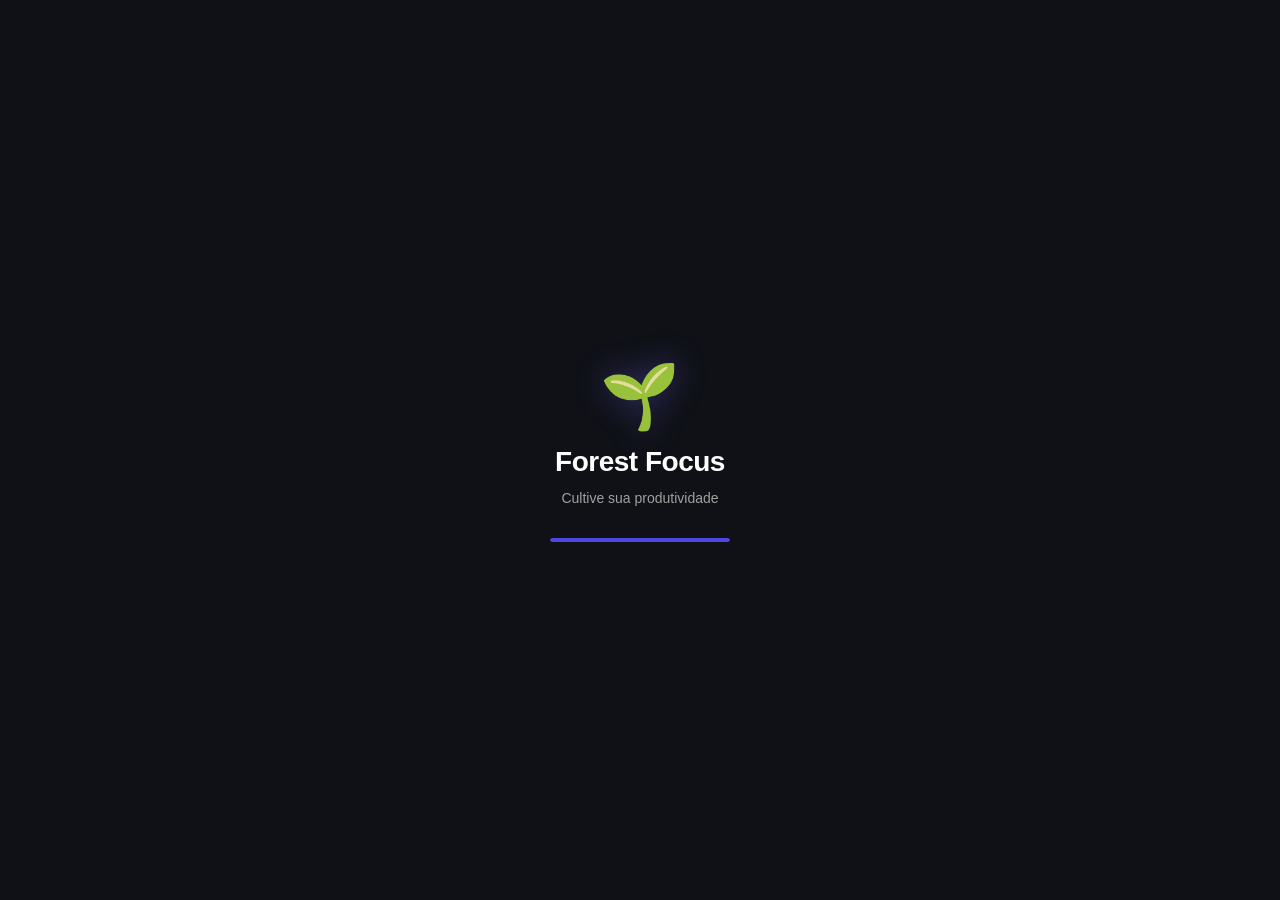
<file: index.html>
<!DOCTYPE html>
<html lang="pt-BR">
<head>
  <meta charset="UTF-8">
  <meta name="viewport" content="width=device-width, initial-scale=1.0">
  <title>Forest Focus</title>
  <link rel="icon" type="image/png" href="assets/img/favicon.png">
  <link rel="stylesheet" href="assets/css/base.css">
  <link rel="stylesheet" href="assets/css/splash.css">
</head>
<body>

  <div class="splash-container">
    <div class="splash-content">
      <div class="logo-icon">🌱</div>
      <h1 class="logo-title">Forest Focus</h1>
      <p class="logo-subtitle">Cultive sua produtividade</p>
      
      <div class="progress-bar-container">
        <div class="progress-bar"></div>
      </div>
    </div>
  </div>

  <script src="assets/js/splash.js"></script>
</body>
</html>
</file>
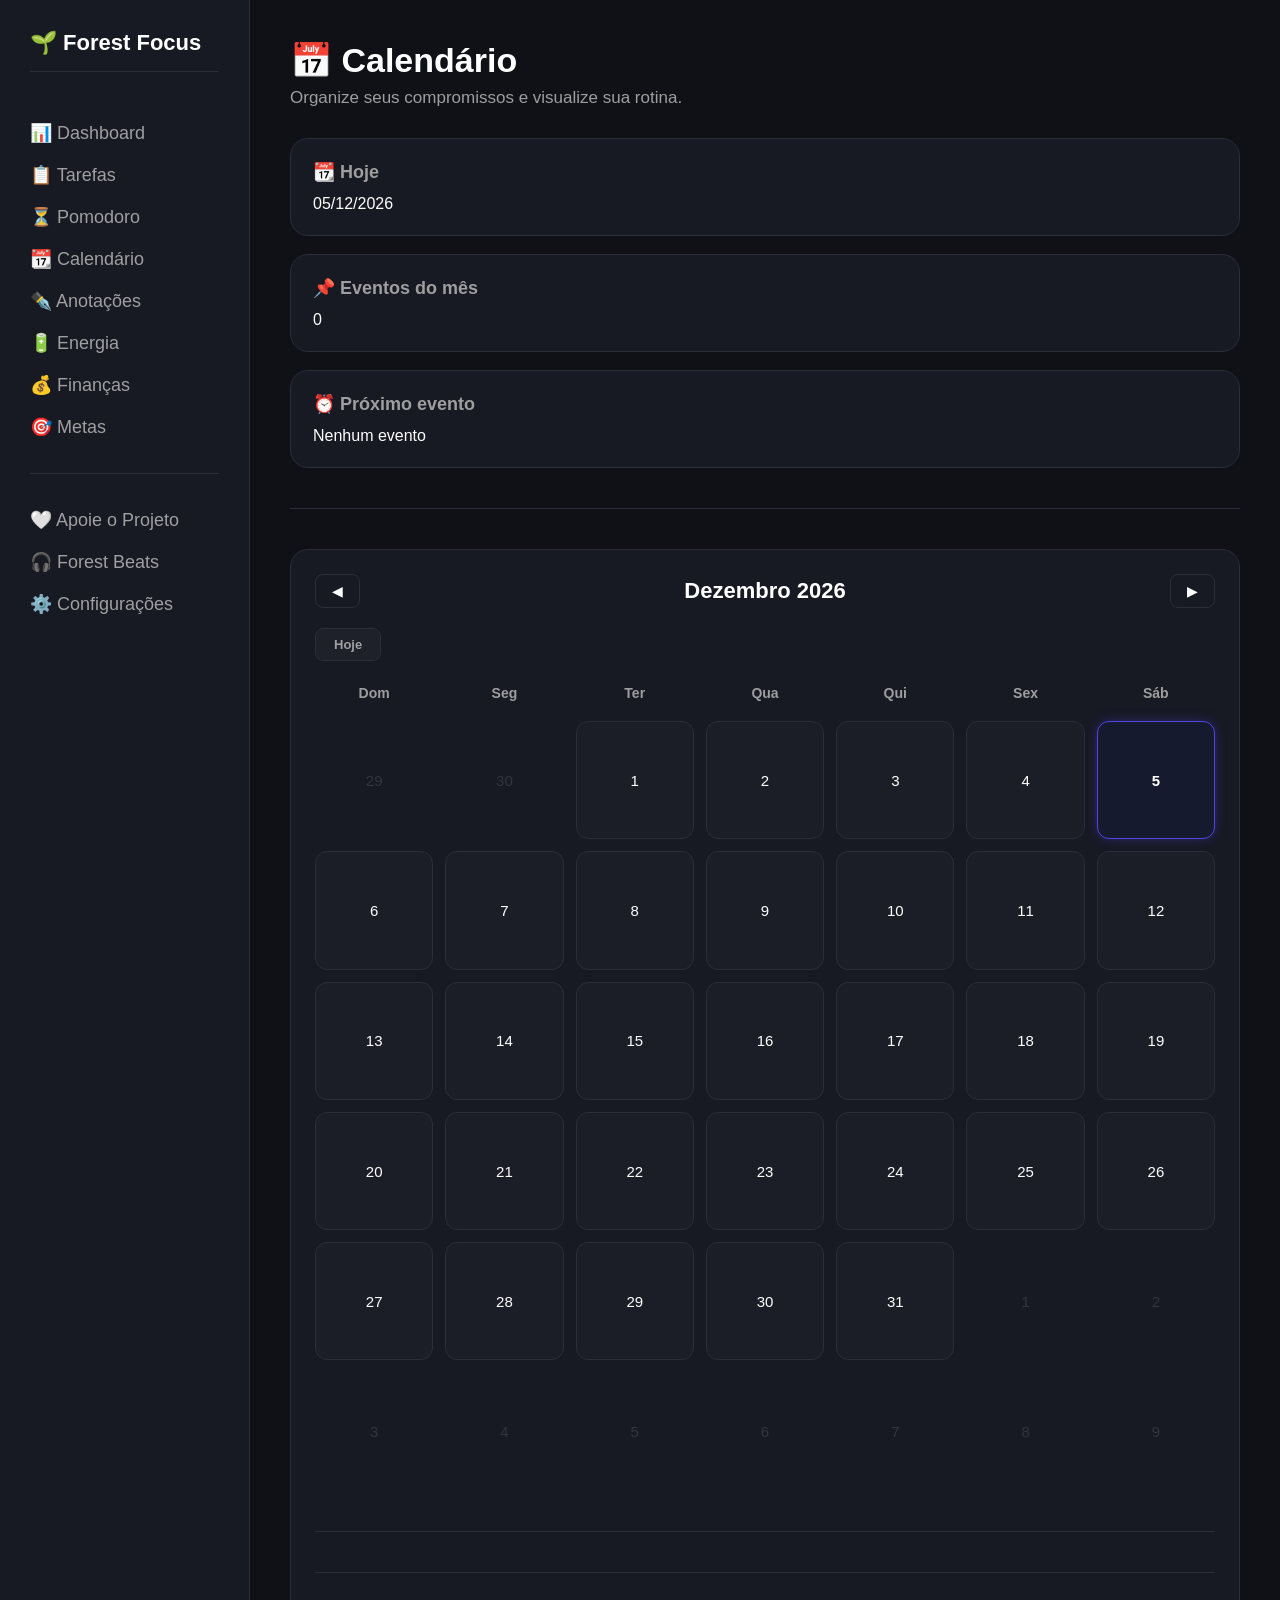
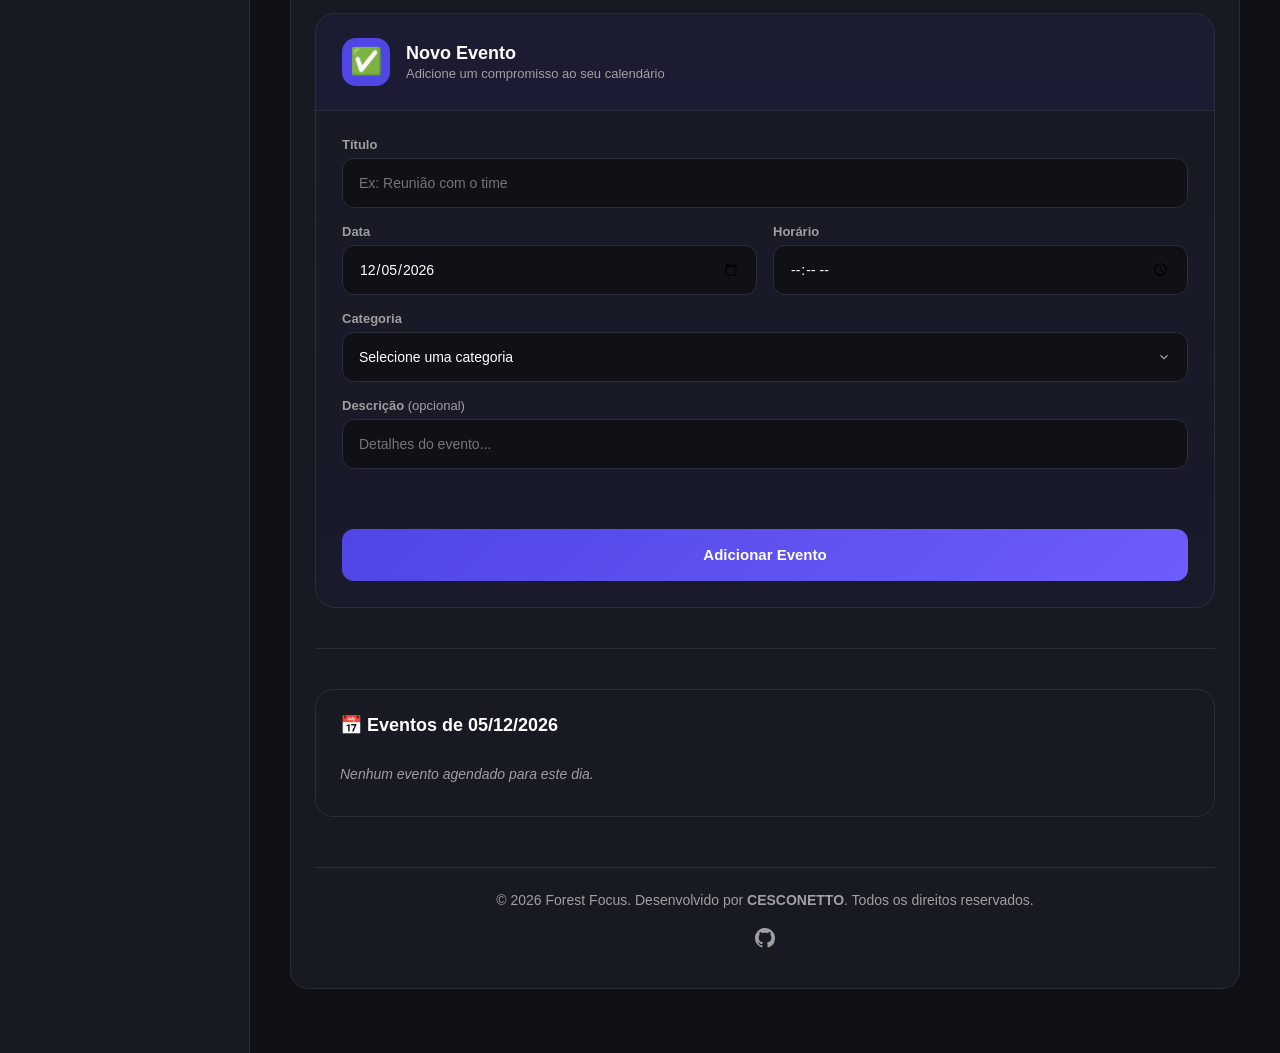
<file: pages/calendario.html>
<!DOCTYPE html>
<html lang="pt-BR">
<head>
  <meta charset="UTF-8">
  <meta name="viewport" content="width=device-width, initial-scale=1.0">
  <title>Calendário - Forest Focus</title>
  <link rel="icon" type="image/png" href="../assets/img/favicon.png">
  <link rel="stylesheet" href="../assets/css/base.css">
  <link rel="stylesheet" href="../assets/css/calendario.css">
</head>
<body>

  <div class="container">

    <button class="menu-toggle" aria-label="Abrir menu">
      <span>🌱 Forest Focus</span>
      <span class="menu-icon">☰</span>
    </button>

    <aside class="sidebar">
      <h2>🌱 Forest Focus</h2>

      <nav>
        <a href="dashboard.html">📊 Dashboard</a>
        <a href="tarefas.html">📋 Tarefas</a>
        <a href="pomodoro.html">⏳ Pomodoro</a>
        <a href="calendario.html">📆 Calendário</a>
        <a href="notion.html">✒️ Anotações</a>
        <a href="energia.html">🔋 Energia</a>
        <a href="financas.html">💰 Finanças</a>
        <a href="metas.html">🎯 Metas</a>

        <hr class="sidebar-divider">
        
        <a href="doacoes.html">🤍 Apoie o Projeto</a>
        <a href="https://youtu.be/IvgZ4maSn4c" target="_blank" class="radio-link"> 🎧 Forest Beats </a>
        <a href="configuracoes.html">⚙️ Configurações</a>
        
      </nav>
    </aside>

    <main class="main-content">

      <header>
        <h1>📅 Calendário</h1>
        <p>Organize seus compromissos e visualize sua rotina.</p>
      </header>

      <section class="cards">
        <div class="card">
          <h3>📆 Hoje</h3>
          <p id="todayCard">--/--/----</p>
        </div> <br>

        <div class="card">
          <h3>📌 Eventos do mês</h3>
          <p id="monthEvents">0</p>
        </div> <br> 

        <div class="card">
          <h3>⏰ Próximo evento</h3>
          <p id="nextEvent">Nenhum evento</p>
        </div>
      </section>

      <div class="section-divider"></div>

      <section class="tasks">
        
        <div class="calendar-header">
          <button id="prevMonth">◀</button>
          <h2 id="calendarTitle">Junho 2026</h2>
          <button id="nextMonth">▶</button>
        </div>

        <button id="todayButton">Hoje</button>

        <div class="calendar-weekdays">
          <div>Dom</div>
          <div>Seg</div>
          <div>Ter</div>
          <div>Qua</div>
          <div>Qui</div>
          <div>Sex</div>
          <div>Sáb</div>
        </div>

        <div id="calendarGrid" class="calendar-grid"></div>

      <div class="section-divider"></div>

<div class="section-divider"></div>

<section class="event-form-card">
  <div class="event-form-header">
    <span class="event-form-icon">✅</span>
    <div>
      <h2>Novo Evento</h2>
      <p>Adicione um compromisso ao seu calendário</p>
    </div>
  </div>

  <div class="event-form-body">

    <div class="field field-full">
      <label for="eventTitle">Título</label>
      <input type="text" id="eventTitle" placeholder="Ex: Reunião com o time">
    </div>

    <div class="field">
      <label for="eventDate">Data</label>
      <input type="date" id="eventDate">
    </div>

    <div class="field">
      <label for="eventTime">Horário</label>
      <input type="time" id="eventTime">
    </div>

    <div class="field field-full">
      <label for="eventCategory">Categoria</label>
      <select id="eventCategory">
        <option selected disabled>Selecione uma categoria</option>
        <option>🎂 Aniversário</option>
        <option>📝 Estudos</option>
        <option>💼 Trabalho</option>
        <option>🖥️ Reunião</option>
        <option>❤️ Saúde</option>
        <option>🧳 Viagem</option>
        <option>🗓️ Evento</option>
        <option>💰 Financeiro</option>
        <option>📌 Outros</option>
      </select>
    </div>

    <div class="field field-full">
      <label for="eventDescription">Descrição <span>(opcional)</span></label>
      <input type="text" id="eventDescription" placeholder="Detalhes do evento...">
    </div>

    <p class="modal-error" id="eventFormError"></p>

    <button id="addEventButton" class="event-form-submit">
      <span>Adicionar Evento</span> 
    </button>

  </div>
</section>

      <div class="section-divider"></div>

      <section class="tasks">
        <h2 id="selectedDateTitle">📅 Eventos do Dia</h2>
        <div id="eventList"></div>
      </section>

      <footer class="main-footer">
        <p>
          &copy; 2026 Forest Focus. Desenvolvido por <strong>CESCONETTO</strong>. Todos os direitos reservados.
        </p>
        <a href="https://github.com/ViniCesco" target="_blank" title="Ver meu GitHub">
          <svg height="20" width="20" viewBox="0 0 16 16">
            <path d="M8 0C3.58 0 0 3.58 0 8c0 3.54 2.29 6.53 5.47 7.59.4.07.55-.17.55-.38 0-.19-.01-.82-.01-1.49-2.01.37-2.53-.49-2.69-.94-.09-.23-.48-.94-.82-1.13-.28-.15-.68-.52-.01-.53.63-.01 1.08.58 1.23.82.72 1.21 1.87.87 2.33.66.07-.52.28-.87.51-1.07-1.78-.2-3.64-.89-3.64-3.95 0-.87.31-1.59.82-2.15-.08-.2-.36-1.02.08-2.12 0 0 .67-.21 2.2.82.64-.18 1.32-.27 2-.27.68 0 1.36.09 2 .27 1.53-1.04 2.2-.82 2.2-.82.44 1.1.16 1.92.08 2.12.51.56.82 1.27.82 2.15 0 3.07-1.87 3.75-3.65 3.95.29.25.54.73.54 1.48 0 1.07-.01 1.93-.01 2.2 0 .21.15.46.55.38A8.013 8.013 0 0016 8c0-4.42-3.58-8-8-8z"></path>
          </svg>
        </a>
      </footer>

    </main>
  </div>

  <div class="modal-overlay" id="eventEditModal">
    <div class="modal-box">
      <h3>✏️ Editar evento</h3>
      <input type="text" id="eventEditTitle" placeholder="Título">
      <input type="time" id="eventEditTime">
      <select id="eventEditCategory">
        <option>🎂 Aniversário</option>
        <option>📝 Estudos</option>
        <option>💼 Trabalho</option>
        <option>🖥️ Reunião</option>
        <option>❤️ Saúde</option>
        <option>🧳 Viagem</option>
        <option>🗓️ Evento</option>
        <option>💰 Financeiro</option>
        <option>📌 Outros</option>
      </select>
      <input type="text" id="eventEditDescription" placeholder="Descrição (opcional)">
      <p class="modal-error" id="eventEditError"></p>
      <div class="modal-actions">
        <button class="btn-cancel" id="eventEditCancelBtn">Cancelar</button>
        <button class="btn-save" id="eventEditSaveBtn">Salvar</button>
      </div>
    </div>
  </div>

  <div class="modal-overlay" id="eventDeleteModal">
    <div class="modal-box">
      <h3>Excluir evento</h3>
      <p>Tem certeza que deseja excluir este evento? Essa ação não pode ser desfeita.</p>
      <div class="modal-actions">
        <button class="btn-cancel" id="eventDeleteCancelBtn">Cancelar</button>
        <button class="btn-danger" id="eventDeleteConfirmBtn">Excluir</button>
      </div>
    </div>
  </div>

  <script src="../assets/js/menu.js"></script>
  <script src="../assets/js/calendario.js"></script>
  <script src="../assets/js/tema.js"></script>
  
</body>
</html>
</file>
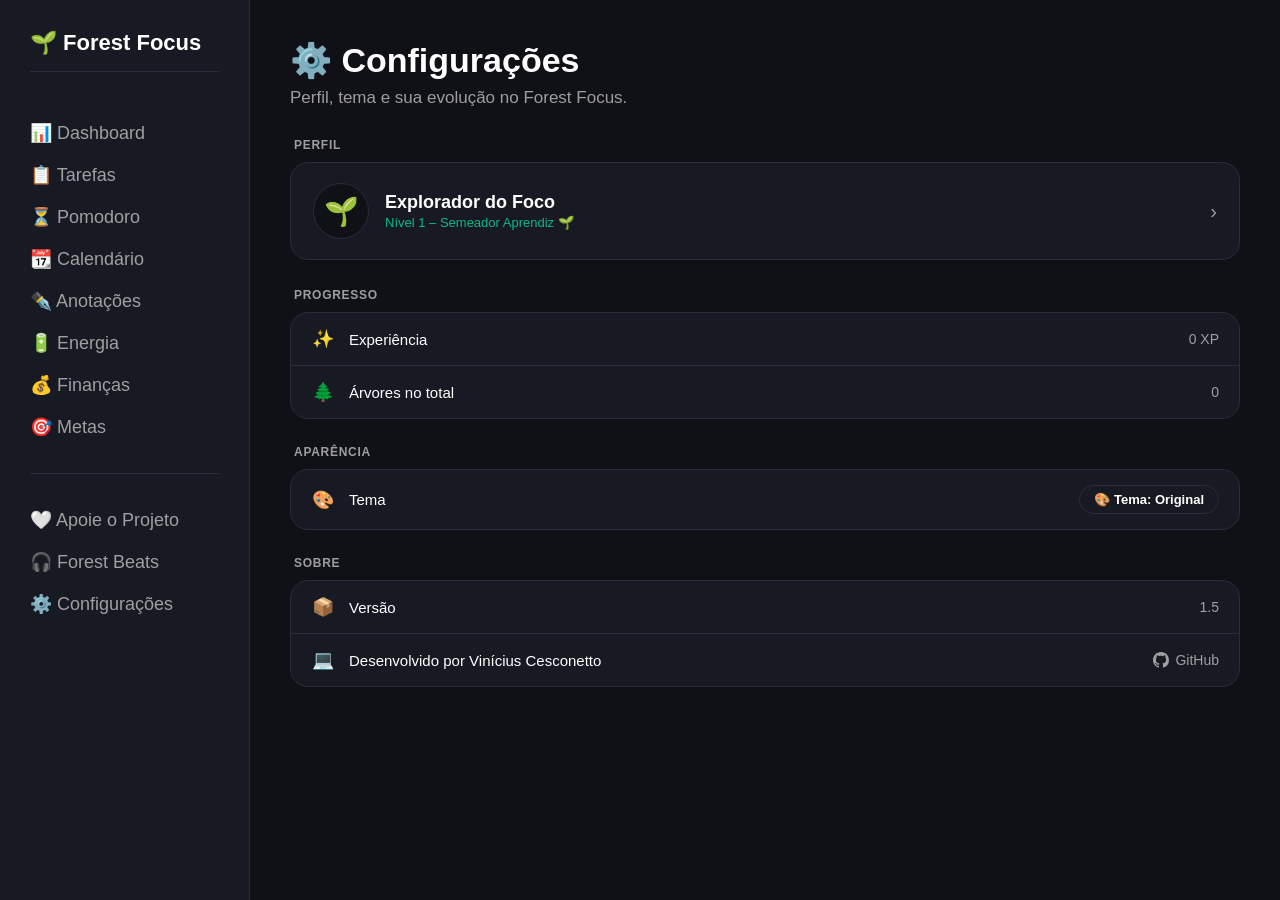
<file: pages/configuracoes.html>
<!DOCTYPE html>
<html lang="pt-BR">
<head>
<meta charset="UTF-8">
<meta name="viewport" content="width=device-width, initial-scale=1.0">
<title>Configurações - Forest Focus</title>
<link rel="icon" type="image/png" href="../assets/img/favicon.png">
<link rel="stylesheet" href="../assets/css/base.css">
<link rel="stylesheet" href="../assets/css/configuracoes.css">

</head>
<body>

<div class="container">

<button class="menu-toggle" aria-label="Abrir menu">
<span>🌱 Forest Focus</span>
<span class="menu-icon">☰</span>
</button>

<aside class="sidebar">
<h2>🌱 Forest Focus</h2>

<nav>

        <a href="dashboard.html">📊 Dashboard</a>
        <a href="tarefas.html">📋 Tarefas</a>
        <a href="pomodoro.html">⏳ Pomodoro</a>
        <a href="calendario.html">📆 Calendário</a>
        <a href="notion.html">✒️ Anotações</a>
        <a href="energia.html">🔋 Energia</a>
        <a href="financas.html">💰 Finanças</a>
        <a href="metas.html">🎯 Metas</a>

        <hr class="sidebar-divider">
        
        <a href="doacoes.html">🤍 Apoie o Projeto</a>
        <a href="https://youtu.be/IvgZ4maSn4c" target="_blank" class="radio-link"> 🎧 Forest Beats </a>
        <a href="configuracoes.html">⚙️ Configurações</a>

</nav>
</aside>

<main class="main-content">
<header>
<div>
<h1>⚙️ Configurações</h1>
<p>Perfil, tema e sua evolução no Forest Focus.</p>
</div>
</header>

<p class="settings-group-label">Perfil
<!-- Cartão de perfil resumido — toque abre o modal de edição -->
<div class="profile-summary-card" onclick="openAvatarModal()">
<div id="profileAvatarDisplay" class="avatar-circle">🌱</div>
<div class="profile-summary-text">
<div id="profileNameDisplay">Explorador do Foco</div>
<div id="profileTitleDisplay"></div>
</div>
<span class="profile-summary-chevron">›</span>
</div>

<!-- Modal de edição de perfil — reaproveita .modal-overlay/.modal-box do base.css -->
<div id="avatarModal" class="modal-overlay">
<div class="modal-box">
<h3>Editar Perfil</h3>

<p style="font-size:13px; color:var(--text-label); margin-bottom:10px;">Escolha seu avatar:</p>
<div class="avatar-options">
<span onclick="selectAvatar('🧑🏽')">🧑🏽</span>
<span onclick="selectAvatar('👩🏽')">👩🏽</span>
<span onclick="selectAvatar('👨🏼')">👨🏼</span>
<span onclick="selectAvatar('👧🏼')">👧🏼</span>
<span onclick="selectAvatar('🧑🏻‍🦰')">🧑🏻‍🦰</span>
<span onclick="selectAvatar('👩🏻‍🦰')">👩🏻‍🦰</span>

</div>

<input type="text" id="usernameInput" placeholder="Digite seu novo nome...">
<p class="modal-error" id="usernameError"></p>

<div class="modal-actions">
<button class="btn-cancel" onclick="document.getElementById('avatarModal').classList.remove('active')">Cancelar</button>
<button class="btn-save" onclick="updateUsername()">Salvar</button>
</div>
</div>
</div>

<div class="settings-groups">

<div>
<p class="settings-group-label">Progresso</p>
<div class="settings-block">
<div class="settings-row">
<span class="settings-row-icon">✨</span>
<span class="settings-row-label">Experiência</span>
<span class="settings-row-value" id="profileXP">0 XP</span>
</div>
<div class="settings-row">
<span class="settings-row-icon">🌲</span>
<span class="settings-row-label">Árvores no total</span>
<span class="settings-row-value" id="profileTrees">0</span>
</div>
</div>
</div>

<div>
<p class="settings-group-label">Aparência</p>
<div class="settings-block">
<div class="settings-row">
<span class="settings-row-icon">🎨</span>
<span class="settings-row-label">Tema</span>
<button class="theme-toggle-btn" id="themeToggleBtn">
<span id="themeToggleLabel">Original</span>
</button>
</div>
</div>
</div>

<div>
<p class="settings-group-label">Sobre</p>
<div class="settings-block">
<div class="settings-row">
<span class="settings-row-icon">📦</span>
<span class="settings-row-label">Versão</span>
<span class="settings-row-value">1.5</span>
</div>
<div class="settings-row">
<span class="settings-row-icon">💻</span>
<span class="settings-row-label">Desenvolvido por Vinícius Cesconetto</span>
<a href="https://github.com/ViniCesco" target="_blank" title="Ver meu GitHub">
<svg height="16" width="16" viewBox="0 0 16 16">
<path d="M8 0C3.58 0 0 3.58 0 8c0 3.54 2.29 6.53 5.47 7.59.4.07.55-.17.55-.38 0-.19-.01-.82-.01-1.49-2.01.37-2.53-.49-2.69-.94-.09-.23-.48-.94-.82-1.13-.28-.15-.68-.52-.01-.53.63-.01 1.08.58 1.23.82.72 1.21 1.87.87 2.33.66.07-.52.28-.87.51-1.07-1.78-.2-3.64-.89-3.64-3.95 0-.87.31-1.59.82-2.15-.08-.2-.36-1.02.08-2.12 0 0 .67-.21 2.2.82.64-.18 1.32-.27 2-.27.68 0 1.36.09 2 .27 1.53-1.04 2.2-.82 2.2-.82.44 1.1.16 1.92.08 2.12.51.56.82 1.27.82 2.15 0 3.07-1.87 3.75-3.65 3.95.29.25.54.73.54 1.48 0 1.07-.01 1.93-.01 2.2 0 .21.15.46.55.38A8.013 8.013 0 0016 8c0-4.42-3.58-8-8-8z"></path>
</svg>
GitHub
</a>
</div>
</div>
</div>

</div>

</main>

</div>

<script src="../assets/js/menu.js"></script>
<script src="../assets/js/tema.js"></script>
<script src="../assets/js/configuracoes.js"></script>

</body>
</html>
</file>
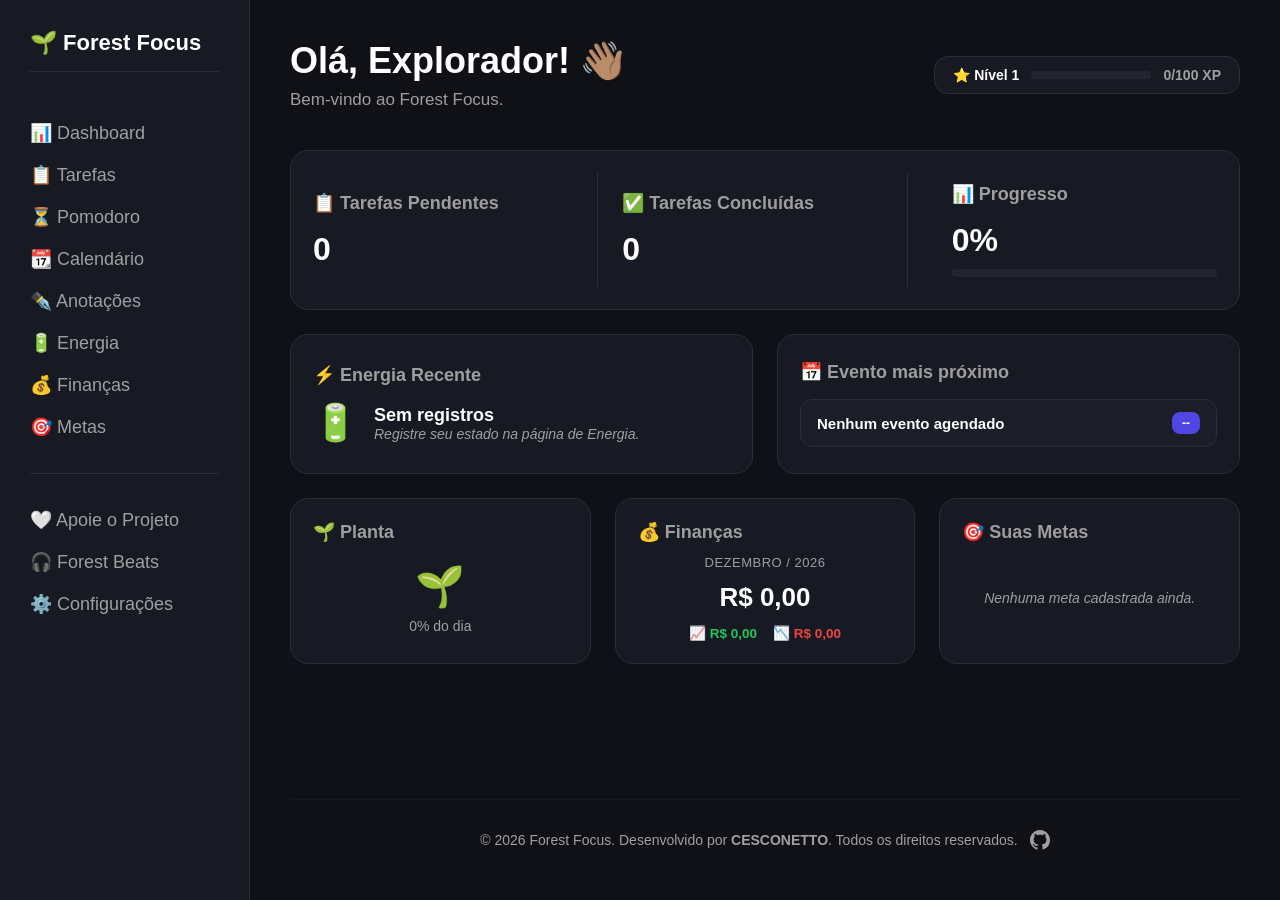
<file: pages/dashboard.html>
<!DOCTYPE html>
<html lang="pt-BR">
<head>
  <meta charset="UTF-8">
  <meta name="viewport" content="width=device-width, initial-scale=1.0">
  <title>Dashboard - Forest Focus</title>
  <link rel="icon" type="image/png" href="../assets/img/favicon.png">
  <link rel="stylesheet" href="../assets/css/base.css">
  <link rel="stylesheet" href="../assets/css/style.css">
  <link rel="manifest" href="../manifest.json">
  <meta name="theme-color" content="#1a1a2e">
</head>
<body>

  <div class="container">

    <button class="menu-toggle" aria-label="Abrir menu">
      <span>🌱 Forest Focus</span>
      <span class="menu-icon">☰</span>
    </button>

    <aside class="sidebar">
      <h2>🌱 Forest Focus</h2>

      <nav>

        <a href="dashboard.html">📊 Dashboard</a>
        <a href="tarefas.html">📋 Tarefas</a>
        <a href="pomodoro.html">⏳ Pomodoro</a>
        <a href="calendario.html">📆 Calendário</a>
        <a href="notion.html">✒️ Anotações</a>
        <a href="energia.html">🔋 Energia</a>
        <a href="financas.html">💰 Finanças</a>
        <a href="metas.html">🎯 Metas</a>

        <hr class="sidebar-divider">

        <a href="doacoes.html">🤍 Apoie o Projeto</a>
        <a href="https://youtu.be/IvgZ4maSn4c" target="_blank" class="radio-link"> 🎧 Forest Beats</a>
        <a href="configuracoes.html">⚙️ Configurações</a>
      </nav>
    </aside>

    <main class="main-content">

      <header>
        <div>
          <h1>Olá, Explorador! 👋🏽</h1>
          <p>Bem-vindo ao Forest Focus.</p>
        </div>
        
        <div class="user-level-top">
          <span>⭐ <span id="levelText">Nível 1</span></span>
          <div class="progress-bar">
            <div id="levelFill" style="width: 70%;"></div>
          </div>
          <span id="xpText">70/100 XP</span>
        </div>
      </header>

      <section class="cards">

        <div class="card card-dash grid-3-columns">
          <div class="metric-item border-right">
            <h3>📋 Tarefas Pendentes</h3>
            <p id="taskCounter" class="dash-number">0</p>
          </div>
          
          <div class="metric-item border-right">
            <h3>✅ Tarefas Concluídas</h3>
            <p id="completedCounter" class="dash-number">0</p>
          </div>

          <div class="metric-item padding-x">
            <h3>📊 Progresso</h3>
            <p id="progressText" class="dash-number">0%</p>
            <div class="progress-bar">
              <div id="progressFill"></div>
            </div>
          </div>
        </div>

        <div class="grid-2-columns">
          
          <div class="card card-dash flex-center">
            <h3>⚡ Energia Recente</h3>
            <div id="dashEnergyStatus">
              <span id="dashEnergyEmoji">🔋</span>
              <div>
                <h4 id="dashEnergyLabel">Carregando...</h4>
                <p id="dashEnergyNote">"Buscando último registro..."</p>
              </div>
            </div>
          </div>

          <div class="card card-dash flex-center">
            <h3>📅 Evento mais próximo</h3>
            <div id="dashNextEvent">
              <div class="event-wrapper">
                <span id="dashEventTitle">Nenhum evento agendado</span>
                <span id="dashEventBadge">--</span>
              </div>
            </div>
          </div>

        </div>

        <div class="grid-3-columns">
          
          <div class="card card-dash space-between">
            <h3>🌱 Planta</h3>
            <div class="card-center-content">
              <div id="plantStage">🌱</div>
              <p id="plantProgress">Brotando...</p>
            </div>
          </div>

          <div class="card card-dash space-between">
            <h3>💰 Finanças</h3>
            <div class="card-center-content">
              <p id="financeMonth">Junho 2026</p>
              <p id="balanceText">R$ 0,00</p>
              <div class="finance-summary">
                <span id="incomeText">📈 R$ 0,00</span>
                <span id="expenseText">📉 R$ 0,00</span>
              </div>
            </div>
          </div>

          <div class="card card-dash space-between">
            <h3>🎯 Suas Metas</h3>
            <div id="dashboardGoalsContent">
              <p class="loading-text">Carregando metas...</p>
            </div>
          </div>

        </div>

      </section>

      <footer class="main-footer">
        <p>
          &copy; 2026 Forest Focus. Desenvolvido por <strong>CESCONETTO</strong>. Todos os direitos reservados.
        </p>
        <a href="https://github.com/ViniCesco" target="_blank" title="Ver meu GitHub">
          <svg height="20" width="20" viewBox="0 0 16 16">
            <path d="M8 0C3.58 0 0 3.58 0 8c0 3.54 2.29 6.53 5.47 7.59.4.07.55-.17.55-.38 0-.19-.01-.82-.01-1.49-2.01.37-2.53-.49-2.69-.94-.09-.23-.48-.94-.82-1.13-.28-.15-.68-.52-.01-.53.63-.01 1.08.58 1.23.82.72 1.21 1.87.87 2.33.66.07-.52.28-.87.51-1.07-1.78-.2-3.64-.89-3.64-3.95 0-.87.31-1.59.82-2.15-.08-.2-.36-1.02.08-2.12 0 0 .67-.21 2.2.82.64-.18 1.32-.27 2-.27.68 0 1.36.09 2 .27 1.53-1.04 2.2-.82 2.2-.82.44 1.1.16 1.92.08 2.12.51.56.82 1.27.82 2.15 0 3.07-1.87 3.75-3.65 3.95.29.25.54.73.54 1.48 0 1.07-.01 1.93-.01 2.2 0 .21.15.46.55.38A8.013 8.013 0 0016 8c0-4.42-3.58-8-8-8z"></path>
          </svg>
        </a>
      </footer>

    </main>
  </div>

  <script src="../assets/js/menu.js"></script>
  <script src="../assets/js/tema.js"></script>
  <script src="../assets/js/dashboard.js"></script>

</body>
</html>
</file>
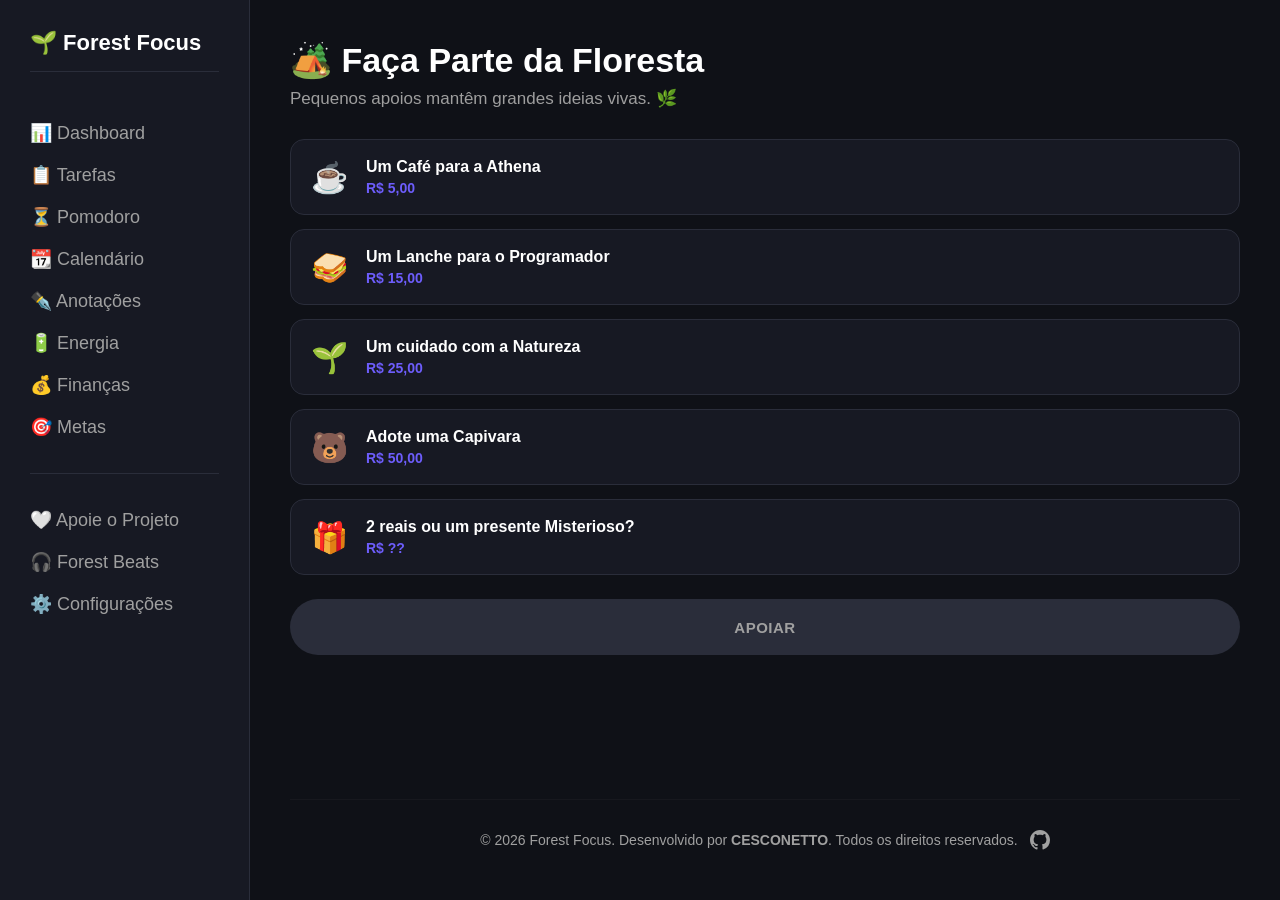
<file: pages/doacoes.html>
<!DOCTYPE html>
<html lang="pt-BR">
<head>
  <meta charset="UTF-8">
  <meta name="viewport" content="width=device-width, initial-scale=1.0">
  <title>Apoie o Projeto - Forest Focus</title>
  <link rel="icon" type="image/png" href="../assets/img/favicon.png">
  <link rel="stylesheet" href="../assets/css/base.css">
  <link rel="stylesheet" href="../assets/css/doacoes.css">
</head>
<body>

  <div class="container">

    <button class="menu-toggle" aria-label="Abrir menu">
      <span>🌱 Forest Focus</span>
      <span class="menu-icon">☰</span>
    </button>

    <aside class="sidebar">
      <h2>🌱 Forest Focus</h2>

      <nav>
        
        <a href="dashboard.html">📊 Dashboard</a>
        <a href="tarefas.html">📋 Tarefas</a>
        <a href="pomodoro.html">⏳ Pomodoro</a>
        <a href="calendario.html">📆 Calendário</a>
        <a href="notion.html">✒️ Anotações</a>
        <a href="energia.html">🔋 Energia</a>
        <a href="financas.html">💰 Finanças</a>
        <a href="metas.html">🎯 Metas</a>

        <hr class="sidebar-divider">
        
        <a href="doacoes.html">🤍 Apoie o Projeto</a>
        <a href="https://youtu.be/IvgZ4maSn4c" target="_blank" class="radio-link"> 🎧 Forest Beats </a>
        <a href="configuracoes.html">⚙️ Configurações</a>

      </nav>
    </aside>

    <main class="main-content">

      <header>
        <h1>🏕️ Faça Parte da Floresta </h1>

        <p>
          Pequenos apoios mantêm grandes ideias vivas. 🌿
        
      </header>

      <section class="tasks">

        <div class="donation-list" id="donationList">

          <button class="donation-tier" data-amount="5" data-label="Um Café para a Athena" data-link="https://mpago.la/27cg7g5">
            <span class="donation-icon">☕</span>
            <span class="donation-info">
              <span class="donation-title">Um Café para a Athena</span>
              <span class="donation-price">R$ 5,00</span>
            </span>
          </button>

          <button class="donation-tier" data-amount="15" data-label="Um Lanche para o Programador" data-link="https://mpago.la/2tcDz5z">
            <span class="donation-icon">🥪</span>
            <span class="donation-info">
              <span class="donation-title">Um Lanche para o Programador</span>
              <span class="donation-price">R$ 15,00</span>
            </span>
          </button>

          <button class="donation-tier" data-amount="25" data-label="Um cuidado com a Natureza" data-link="https://mpago.la/2dKa9xY">
            <span class="donation-icon">🌱</span>
            <span class="donation-info">
              <span class="donation-title">Um cuidado com a Natureza</span>
              <span class="donation-price">R$ 25,00</span>
            </span>
          </button>

          <button class="donation-tier" data-amount="45" data-label="Adote uma Capivara" data-link="https://mpago.la/2mNRDap">
            <span class="donation-icon">🐻</span>
            <span class="donation-info">
              <span class="donation-title">Adote uma Capivara</span>
              <span class="donation-price">R$ 50,00</span>
            </span>
          </button>

          <button class="donation-tier" data-amount="90" data-label="2 reais ou um presente Misterioso?" data-link="https://link.mercadopago.com.br/presentemisterio">
            <span class="donation-icon">🎁</span>
            <span class="donation-info">
              <span class="donation-title">2 reais ou um presente Misterioso?</span>
              <span class="donation-price">R$ ??</span>
            </span>
          </button>

        </div>

        <button id="donationSupportButton" class="donation-support-btn" disabled>
          APOIAR
        </button>

      </section>

      <footer class="main-footer">
        <p>
          &copy; 2026 Forest Focus. Desenvolvido por <strong>CESCONETTO</strong>. Todos os direitos reservados.
        </p>
        <a href="https://github.com/ViniCesco" target="_blank" title="Ver meu GitHub">
          <svg height="20" width="20" viewBox="0 0 16 16">
            <path d="M8 0C3.58 0 0 3.58 0 8c0 3.54 2.29 6.53 5.47 7.59.4.07.55-.17.55-.38 0-.19-.01-.82-.01-1.49-2.01.37-2.53-.49-2.69-.94-.09-.23-.48-.94-.82-1.13-.28-.15-.68-.52-.01-.53.63-.01 1.08.58 1.23.82.72 1.21 1.87.87 2.33.66.07-.52.28-.87.51-1.07-1.78-.2-3.64-.89-3.64-3.95 0-.87.31-1.59.82-2.15-.08-.2-.36-1.02.08-2.12 0 0 .67-.21 2.2.82.64-.18 1.32-.27 2-.27.68 0 1.36.09 2 .27 1.53-1.04 2.2-.82 2.2-.82.44 1.1.16 1.92.08 2.12.51.56.82 1.27.82 2.15 0 3.07-1.87 3.75-3.65 3.95.29.25.54.73.54 1.48 0 1.07-.01 1.93-.01 2.2 0 .21.15.46.55.38A8.013 8.013 0 0016 8c0-4.42-3.58-8-8-8z"></path>
          </svg>
        </a>
      </footer>

    </main>
  </div>

  <script src="../assets/js/menu.js"></script>
  <script src="../assets/js/tema.js"></script>
  <script src="../assets/js/doacoes.js"></script>
</body>
</html>
</file>
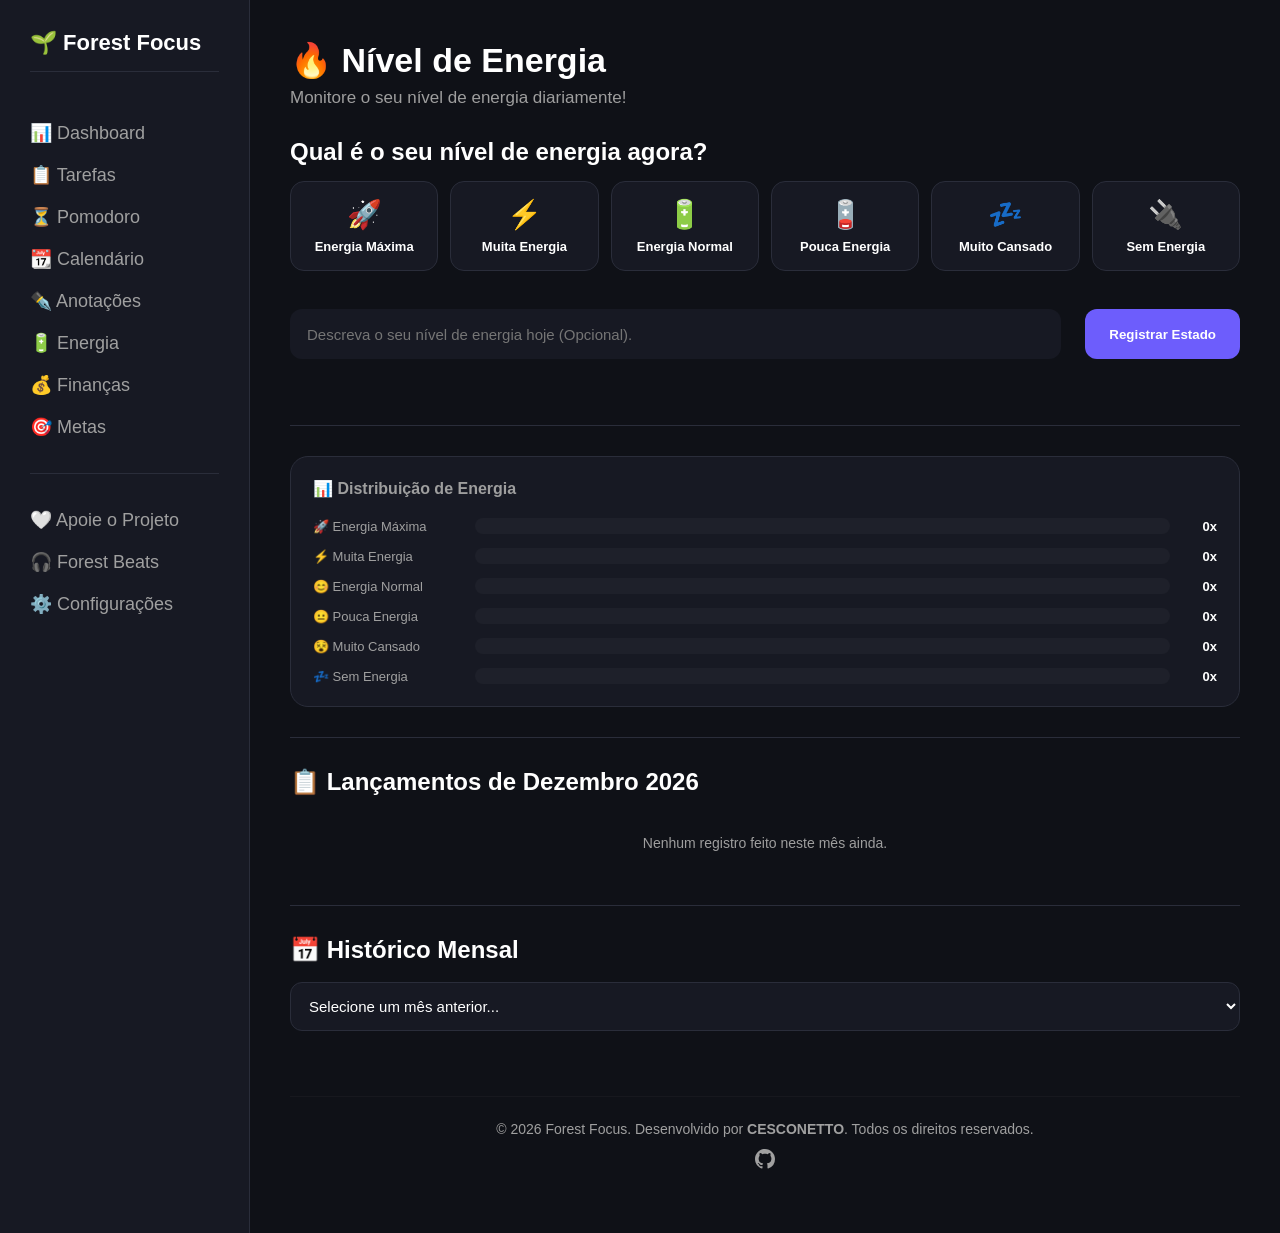
<file: pages/energia.html>
<!DOCTYPE html>
<html lang="pt-BR">
<head>
  <meta charset="UTF-8">
  <meta name="viewport" content="width=device-width, initial-scale=1.0">
  <title>Estado de Energia - Forest Focus</title>
  <link rel="icon" type="image/png" href="../assets/img/favicon.png">
  <link rel="stylesheet" href="../assets/css/base.css">
  <link rel="stylesheet" href="../assets/css/energia.css">
</head>
<body>

  <div class="container">

    <button class="menu-toggle" aria-label="Abrir menu">
      <span>🌱 Forest Focus</span>
      <span class="menu-icon">☰</span>
    </button>

    <aside class="sidebar">
      <h2>🌱 Forest Focus</h2>

      <nav>
        
        <a href="dashboard.html">📊 Dashboard</a>
        <a href="tarefas.html">📋 Tarefas</a>
        <a href="pomodoro.html">⏳ Pomodoro</a>
        <a href="calendario.html">📆 Calendário</a>
        <a href="notion.html">✒️ Anotações</a>
        <a href="energia.html">🔋 Energia</a>
        <a href="financas.html">💰 Finanças</a>
        <a href="metas.html">🎯 Metas</a>

        <hr class="sidebar-divider">
        
        <a href="doacoes.html">🤍 Apoie o Projeto</a>
        <a href="https://youtu.be/IvgZ4maSn4c" target="_blank" class="radio-link"> 🎧 Forest Beats </a>
        <a href="configuracoes.html">⚙️ Configurações</a>
      </nav>
    </aside>

    <main class="main-content">

      <header>
        <h1>🔥 Nível de Energia </h1>
        <p>Monitore o seu nível de energia diariamente! </p>
      </header>

      <section class="tasks">
        <h2>Qual é o seu nível de energia agora?</h2>
        
        <div class="mood-selector">
          <button class="mood-btn" data-mood="Energia Máxima" title="Energia Máxima">
            <span class="mood-emoji">🚀</span>
            <span class="mood-label">Energia Máxima</span>
          </button>

          <button class="mood-btn" data-mood="Muita Energia" title="Muita Energia">
            <span class="mood-emoji">⚡</span>
            <span class="mood-label">Muita Energia</span>
          </button>

          <button class="mood-btn" data-mood="Energia Normal" title="Energia Normal">
            <span class="mood-emoji">🔋</span>
            <span class="mood-label">Energia Normal</span>
          </button>

          <button class="mood-btn" data-mood="Pouca Energia" title="Pouca Energia">
            <span class="mood-emoji">🪫</span>
            <span class="mood-label">Pouca Energia</span>
          </button>

          <button class="mood-btn" data-mood="Muito Cansado" title="Muito Cansado">
            <span class="mood-emoji">💤</span> 
            <span class="mood-label">Muito Cansado</span>
          </button>

          <button class="mood-btn" data-mood="Sem Energia" title="Sem Energia">
            <span class="mood-emoji">🔌</span>
            <span class="mood-label">Sem Energia</span>
          </button>
        </div> <br>

        <div class="task-input energy-input-group">
          <input type="text" id="moodNote" placeholder="Descreva o seu nível de energia hoje (Opcional)."> <br>
         <button id="saveMoodButton">Registrar Estado</button>
        </div>

        <p class="modal-error" id="moodError"></p>
      </section>

      <div class="section-divider"></div>

      <section class="cards energy-chart-section">
        <div class="card">
          <h3>📊 Distribuição de Energia</h3>
          <div id="moodChartContainer"></div>
        </div>
      </section>

      <div class="section-divider"></div>

      <section class="tasks">
        <h2 id="currentMonthHeader">📋 Lançamentos do Mês</h2>
        <div id="currentMonthList" class="mood-history-list"></div>
      </section>

      <div class="section-divider"></div>

      <section class="tasks">
        <h2>📅 Histórico Mensal</h2> <br>
        <div class="filter-wrapper">
          <select id="monthFilter">
            <option value="">Selecione um mês anterior...</option>
          </select>
        </div>
        <div id="archivedMonthList" class="mood-history-list"></div>
      </section>

      <footer class="main-footer">
        <p>
          &copy; 2026 Forest Focus. Desenvolvido por <strong>CESCONETTO</strong>. Todos os direitos reservados.
        </p>
        <a href="https://github.com/ViniCesco" target="_blank" title="Ver meu GitHub">
          <svg height="20" width="20" viewBox="0 0 16 16">
            <path d="M8 0C3.58 0 0 3.58 0 8c0 3.54 2.29 6.53 5.47 7.59.4.07.55-.17.55-.38 0-.19-.01-.82-.01-1.49-2.01.37-2.53-.49-2.69-.94-.09-.23-.48-.94-.82-1.13-.28-.15-.68-.52-.01-.53.63-.01 1.08.58 1.23.82.72 1.21 1.87.87 2.33.66.07-.52.28-.87.51-1.07-1.78-.2-3.64-.89-3.64-3.95 0-.87.31-1.59.82-2.15-.08-.2-.36-1.02.08-2.12 0 0 .67-.21 2.2.82.64-.18 1.32-.27 2-.27.68 0 1.36.09 2 .27 1.53-1.04 2.2-.82 2.2-.82.44 1.1.16 1.92.08 2.12.51.56.82 1.27.82 2.15 0 3.07-1.87 3.75-3.65 3.95.29.25.54.73.54 1.48 0 1.07-.01 1.93-.01 2.2 0 .21.15.46.55.38A8.013 8.013 0 0016 8c0-4.42-3.58-8-8-8z"></path>
          </svg>
        </a>
      </footer>

    </main>
  </div>

  <script src="../assets/js/menu.js"></script>
  <script src="../assets/js/energia.js"></script>
  <script src="../assets/js/tema.js"></script>
  
</body>
</html>
</file>
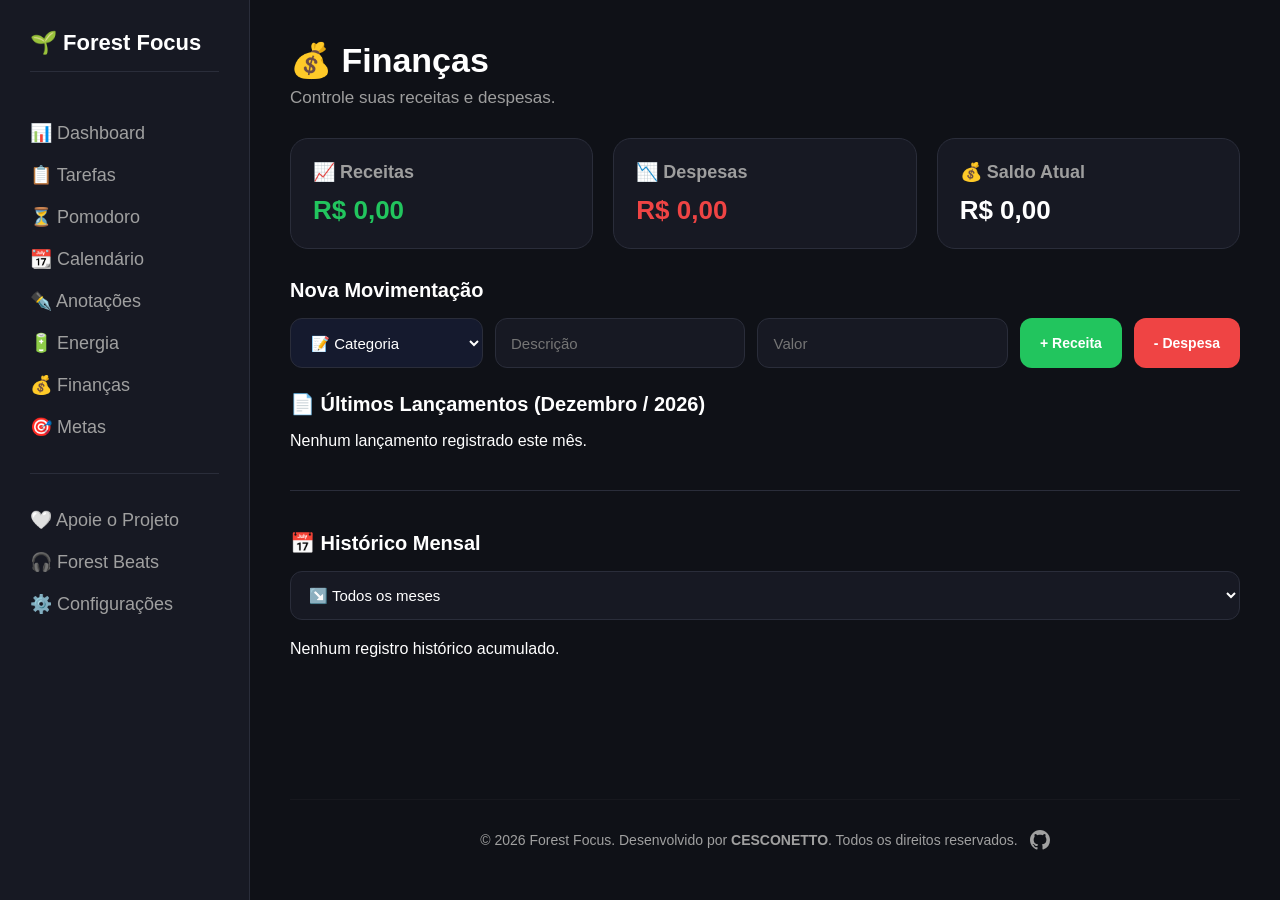
<file: pages/financas.html>
<!DOCTYPE html>
<html lang="pt-BR">
<head>
  <meta charset="UTF-8">
  <meta name="viewport" content="width=device-width, initial-scale=1.0">
  <title>Finanças - Forest Focus</title>
  <link rel="icon" type="image/png" href="../assets/img/favicon.png">
  <link rel="stylesheet" href="../assets/css/base.css">
  <link rel="stylesheet" href="../assets/css/financas.css">
</head>
<body>

  <div class="container">

    <button class="menu-toggle" aria-label="Abrir menu">
      <span>🌱 Forest Focus</span>
      <span class="menu-icon">☰</span>
    </button>

    <aside class="sidebar">
      <h2>🌱 Forest Focus</h2>

      <nav>
        <a href="dashboard.html">📊 Dashboard</a>
        <a href="tarefas.html">📋 Tarefas</a>
        <a href="pomodoro.html">⏳ Pomodoro</a>
        <a href="calendario.html">📆 Calendário</a>
        <a href="notion.html">✒️ Anotações</a>
        <a href="energia.html">🔋 Energia</a>
        <a href="financas.html">💰 Finanças</a>
        <a href="metas.html">🎯 Metas</a>

        <hr class="sidebar-divider">
        
        <a href="doacoes.html">🤍 Apoie o Projeto</a>
        <a href="https://youtu.be/IvgZ4maSn4c" target="_blank" class="radio-link"> 🎧 Forest Beats </a>
        <a href="configuracoes.html">⚙️ Configurações</a>
      </nav>
    </aside>

    <main class="main-content">
      
      <header>
        <h1>💰 Finanças</h1>
        <p>Controle suas receitas e despesas.</p>
      </header>

      <section class="cards">
        <div class="card">
          <h3>📈 Receitas</h3>
          <p id="incomeTotal">R$ 0,00</p>
        </div>
        
        <div class="card">
          <h3>📉 Despesas</h3>
          <p id="expenseTotal">R$ 0,00</p>
        </div>
        
        <div class="card">
          <h3>💰 Saldo Atual</h3>
          <p id="financeBalance">R$ 0,00</p>
        </div>
      </section>

      <section class="tasks">
        <h2>Nova Movimentação</h2>
        <div class="task-input">
          <select id="financeCategory">
            <option value="" selected disabled>📝 Categoria</option>
            <option value="Salário">💰 Salário</option>
            <option value="Extra">💵 Ganhos extras</option>
            <option value="Investimentos">📊 Investimentos</option>
            <option value="Fixo">🎯 Contas fixas</option>
            <option value="Moradia">🏠 Moradia</option>
            <option value="Mercado">🛒 Mercado</option>
            <option value="Alimentação">🍔 Alimentação</option>
            <option value="Saúde">❤️ Saúde</option>
            <option value="Educação">🎓 Educação</option>
            <option value="Transporte">🚌 Transporte</option>
            <option value="Lazer">🎮 Lazer</option>
            <option value="Pix">💲 Pix</option>
            <option value="Cartão de crédito">💳 Cartão de crédito</option>
            <option value="Outros">📦 Outros</option>
          </select>
          
          <input type="text" id="financeDescription" placeholder="Descrição">
          <input type="number" id="financeValue" placeholder="Valor">
          
          <button type="button" onclick="addIncome()">+ Receita</button>
          <button type="button" onclick="addExpense()">- Despesa</button>
        </div>
      </section>  

      <section class="tasks">
        <h2 id="currentMonthTitle">📄 Últimos Lançamentos</h2>
        <div id="financeHistory"></div>
        
        <button id="toggleFinanceHistory" style="display: none;">
          <span id="toggleFinanceIcon">▼</span>
          <span id="toggleFinanceText">Mostrar mais</span>
        </button>
      </section>

      <div class="section-divider"></div>

      <section class="tasks">
        <h2>📅 Histórico Mensal</h2>
        <select id="monthFilter" onchange="renderMonthlyHistory()">
          <option value="all">↘️ Todos os meses</option>
        </select>
        <div id="monthlyHistory"></div>
      </section>

      <footer class="main-footer">
        <p>
          &copy; 2026 Forest Focus. Desenvolvido por <strong>CESCONETTO</strong>. Todos os direitos reservados.
        </p>
        <a href="https://github.com/ViniCesco" target="_blank" title="Ver meu GitHub">
          <svg height="20" width="20" viewBox="0 0 16 16">
            <path d="M8 0C3.58 0 0 3.58 0 8c0 3.54 2.29 6.53 5.47 7.59.4.07.55-.17.55-.38 0-.19-.01-.82-.01-1.49-2.01.37-2.53-.49-2.69-.94-.09-.23-.48-.94-.82-1.13-.28-.15-.68-.52-.01-.53.63-.01 1.08.58 1.23.82.72 1.21 1.87.87 2.33.66.07-.52.28-.87.51-1.07-1.78-.2-3.64-.89-3.64-3.95 0-.87.31-1.59.82-2.15-.08-.2-.36-1.02.08-2.12 0 0 .67-.21 2.2.82.64-.18 1.32-.27 2-.27.68 0 1.36.09 2 .27 1.53-1.04 2.2-.82 2.2-.82.44 1.1.16 1.92.08 2.12.51.56.82 1.27.82 2.15 0 3.07-1.87 3.75-3.65 3.95.29.25.54.73.54 1.48 0 1.07-.01 1.93-.01 2.2 0 .21.15.46.55.38A8.013 8.013 0 0016 8c0-4.42-3.58-8-8-8z"></path>
          </svg>
        </a>
      </footer>

    </main>
  </div>

  <div class="modal-overlay" id="editFinanceModal">
    <div class="modal-box">
      <h3>✏️ Editar lançamento</h3>
      <input type="text" id="editFinanceDescription" placeholder="Descrição">
      <input type="number" id="editFinanceValue" placeholder="Valor">
      <p class="modal-error" id="editFinanceError"></p>
      <div class="modal-actions">
        <button class="btn-cancel" id="editFinanceCancelBtn">Cancelar</button>
        <button class="btn-save" id="editFinanceSaveBtn">Salvar</button>
      </div>
    </div>
  </div>

  <script src="../assets/js/menu.js"></script>
  <script src="../assets/js/financas.js"></script>
  <script src="../assets/js/tema.js"></script>
  
</body>
</html>
</file>
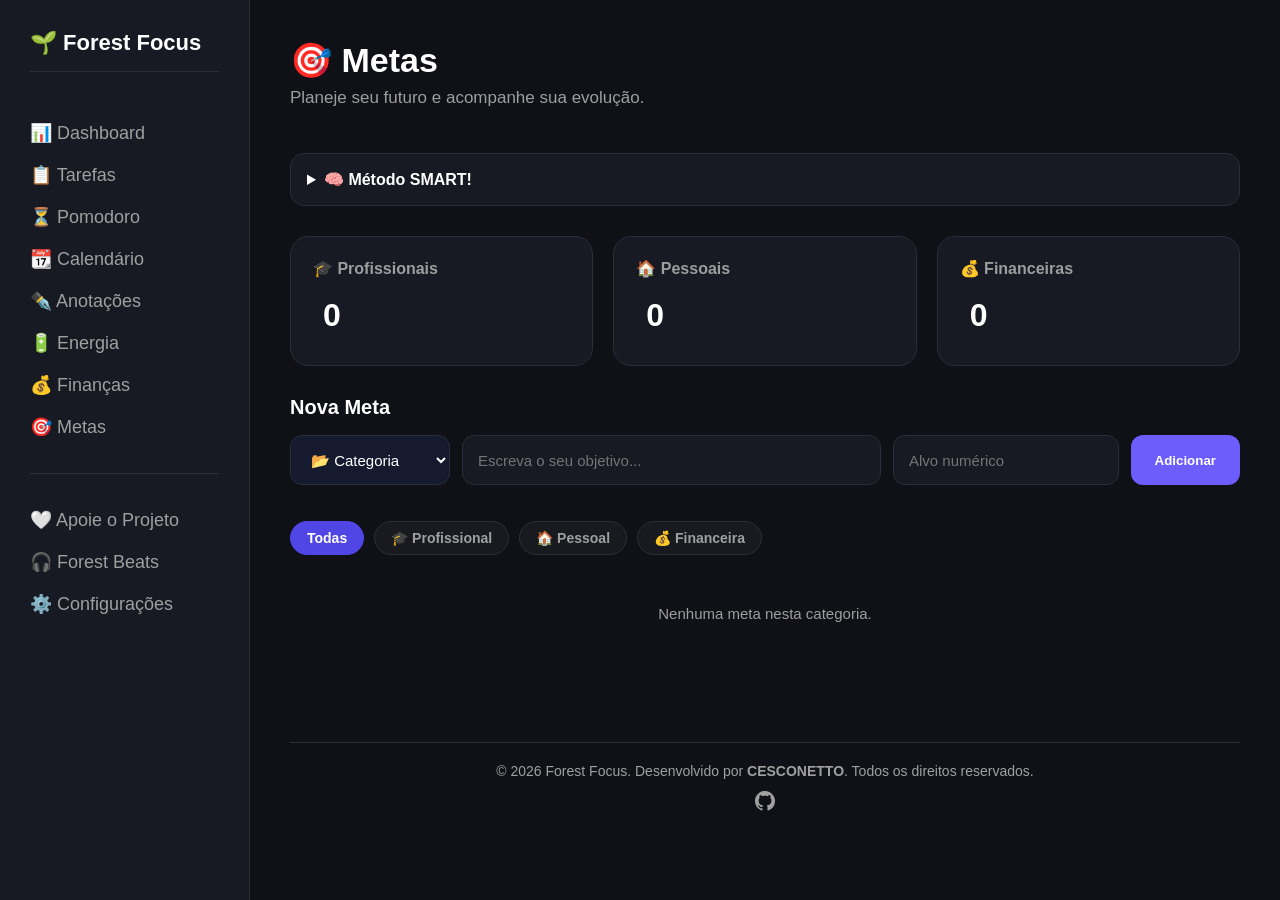
<file: pages/metas.html>
<!DOCTYPE html>
<html lang="pt-BR">
<head>
  <meta charset="UTF-8">
  <meta name="viewport" content="width=device-width, initial-scale=1.0">
  <title>Metas - Forest Focus</title>
  <link rel="icon" type="image/png" href="../assets/img/favicon.png">
  <link rel="stylesheet" href="../assets/css/base.css">
  <link rel="stylesheet" href="../assets/css/metas.css">
</head>
<body>

  <div class="container">

    <button class="menu-toggle" aria-label="Abrir menu">
      <span>🌱 Forest Focus</span>
      <span class="menu-icon">☰</span>
    </button>

    <aside class="sidebar">
      <h2>🌱 Forest Focus</h2>

      <nav>
        
        <a href="dashboard.html">📊 Dashboard</a>
        <a href="tarefas.html">📋 Tarefas</a>
        <a href="pomodoro.html">⏳ Pomodoro</a>
        <a href="calendario.html">📆 Calendário</a>
        <a href="notion.html">✒️ Anotações</a>
        <a href="energia.html">🔋 Energia</a>
        <a href="financas.html">💰 Finanças</a>
        <a href="metas.html">🎯 Metas</a>

        <hr class="sidebar-divider">
        
        <a href="doacoes.html">🤍 Apoie o Projeto</a>
        <a href="https://youtu.be/IvgZ4maSn4c" target="_blank" class="radio-link"> 🎧 Forest Beats </a>
        <a href="configuracoes.html">⚙️ Configurações</a>
      </nav>
    </aside>

    <main class="main-content">
      
      <header>
        <h1>🎯 Metas</h1>
        <p>Planeje seu futuro e acompanhe sua evolução.</p>
      </header>

      <details class="smart-guide">
        <summary>🧠 Método SMART!</summary>
        <div class="smart-content">
          <p><strong>S</strong> - 🎯 Specific (Específica): O que exatamente você quer alcançar?</p>
          <p><strong>M</strong> - 📊 Measurable (Mensurável): Qual o número ou métrica que define o seu sucesso?</p>
          <p><strong>A</strong> - 💪 Achievable (Atingível): A meta é realista com os seus recursos atuais?</p>
          <p><strong>R</strong> - 🚀 Relevant (Relevante): Por que essa meta importa para você hoje?</p>
          <p><strong>T</strong> - ⏱️ Time-bound (Temporal): Qual é o prazo final exato para a entrega?</p>
        </div>
      </details>

      <section class="cards">
        
        <div class="card card-dash">
          <h3>🎓 Profissionais</h3>
          <div class="card-body-center">
            <p id="professionalGoalsCounter" class="dash-number">0</p>
          </div>
        </div>

        <div class="card card-dash">
          <h3>🏠 Pessoais</h3>
          <div class="card-body-center">
            <p id="personalGoalsCounter" class="dash-number">0</p>
          </div>
        </div>

        <div class="card card-dash">
          <h3>💰 Financeiras</h3>
          <div class="card-body-center">
            <p id="financialGoalsCounter" class="dash-number">0</p>
          </div>
        </div>

      </section>

      <section class="tasks">
        <h2>Nova Meta</h2>
        <div class="task-input">
          <select id="goalCategory">
            <option value="" selected disabled>📂 Categoria</option>
            <option value="Profissional">🎓 Profissional</option>
            <option value="Pessoal">🏠 Pessoal</option>
            <option value="Financeira">💰 Financeira</option>
          </select>

          <input type="text" id="goalInput" placeholder="Escreva o seu objetivo...">
          <input type="number" id="goalTarget" placeholder="Alvo numérico" class="input-target">

          <button onclick="addGoal()">Adicionar</button>
        </div>
        <p class="modal-error" id="goalFormError"></p>
      </section>

      <section class="tasks">
        
        <div class="goal-filters">
          <button onclick="filterGoals('Todas')" class="filter-btn active" data-category="Todas">Todas</button>
          <button onclick="filterGoals('Profissional')" class="filter-btn" data-category="Profissional">🎓 Profissional</button>
          <button onclick="filterGoals('Pessoal')" class="filter-btn" data-category="Pessoal">🏠 Pessoal</button>
          <button onclick="filterGoals('Financeira')" class="filter-btn" data-category="Financeira">💰 Financeira</button>
        </div>

        <ul id="goalList"></ul>

      </section>

      <footer class="main-footer">
        <p>
          &copy; 2026 Forest Focus. Desenvolvido por <strong>CESCONETTO</strong>. Todos os direitos reservados.
        </p>
        <a href="https://github.com/ViniCesco" target="_blank" title="Ver meu GitHub">
          <svg height="20" width="20" viewBox="0 0 16 16">
            <path d="M8 0C3.58 0 0 3.58 0 8c0 3.54 2.29 6.53 5.47 7.59.4.07.55-.17.55-.38 0-.19-.01-.82-.01-1.49-2.01.37-2.53-.49-2.69-.94-.09-.23-.48-.94-.82-1.13-.28-.15-.68-.52-.01-.53.63-.01 1.08.58 1.23.82.72 1.21 1.87.87 2.33.66.07-.52.28-.87.51-1.07-1.78-.2-3.64-.89-3.64-3.95 0-.87.31-1.59.82-2.15-.08-.2-.36-1.02.08-2.12 0 0 .67-.21 2.2.82.64-.18 1.32-.27 2-.27.68 0 1.36.09 2 .27 1.53-1.04 2.2-.82 2.2-.82.44 1.1.16 1.92.08 2.12.51.56.82 1.27.82 2.15 0 3.07-1.87 3.75-3.65 3.95.29.25.54.73.54 1.48 0 1.07-.01 1.93-.01 2.2 0 .21.15.46.55.38A8.013 8.013 0 0016 8c0-4.42-3.58-8-8-8z"></path>
          </svg>
        </a>
      </footer>
    </main>

  </div>

  <div class="modal-overlay" id="goalAmountModal">
    <div class="modal-box">
      <h3 id="goalAmountTitle">Atualizar progresso</h3>
      <input type="number" id="goalAmountInput" placeholder="Valor">
      <p class="modal-error" id="goalAmountError"></p>
      <div class="modal-actions">
        <button class="btn-cancel" id="goalAmountCancelBtn">Cancelar</button>
        <button class="btn-save" id="goalAmountConfirmBtn">Confirmar</button>
      </div>
    </div>
  </div>

  <div class="modal-overlay" id="goalEditModal">
    <div class="modal-box">
      <h3>✏️ Editar objetivo</h3>
      <input type="text" id="goalEditInput" placeholder="Objetivo">
      <p class="modal-error" id="goalEditError"></p>
      <div class="modal-actions">
        <button class="btn-cancel" id="goalEditCancelBtn">Cancelar</button>
        <button class="btn-save" id="goalEditSaveBtn">Salvar</button>
      </div>
    </div>
  </div>

  <div class="modal-overlay" id="goalDeleteModal">
    <div class="modal-box">
      <h3>Excluir meta</h3>
      <p>Tem certeza que deseja excluir esta meta? Essa ação não pode ser desfeita.</p>
      <div class="modal-actions">
        <button class="btn-cancel" id="goalDeleteCancelBtn">Cancelar</button>
        <button class="btn-danger" id="goalDeleteConfirmBtn">Excluir</button>
      </div>
    </div>
  </div>

  <script src="../assets/js/menu.js"></script>
  <script src="../assets/js/metas.js"></script>
  <script src="../assets/js/tema.js"></script>
  
</body>
</html>
</file>
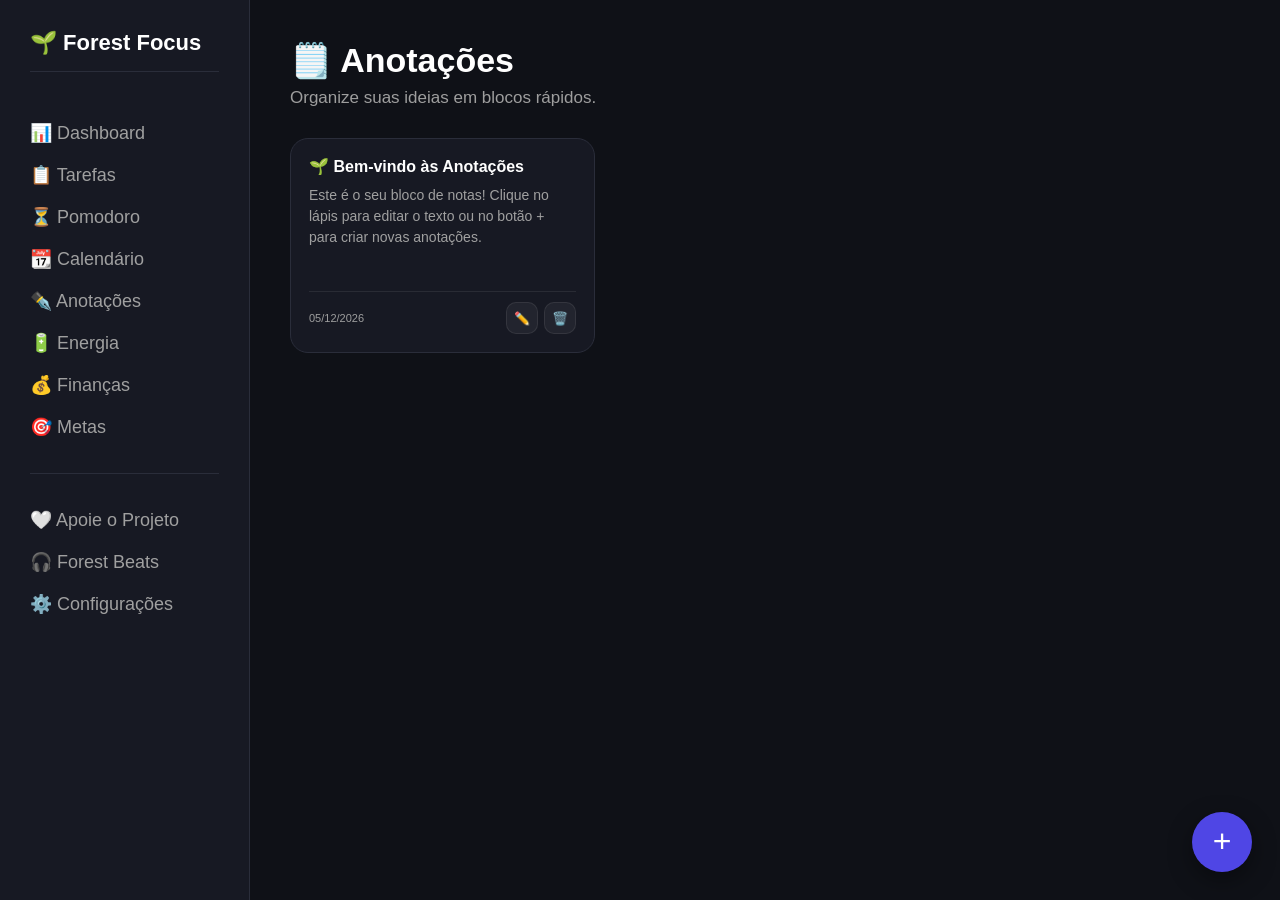
<file: pages/notion.html>
<!DOCTYPE html>
<html lang="pt-BR">
<head>
  <meta charset="UTF-8">
  <meta name="viewport" content="width=device-width, initial-scale=1.0">
  <title>Anotações - Forest Focus</title>
  <link rel="icon" type="image/png" href="../assets/img/favicon.png">
  <link rel="stylesheet" href="../assets/css/base.css">
  <link rel="stylesheet" href="../assets/css/notion.css">
</head>
<body>

  <div class="container">

    <button class="menu-toggle" aria-label="Abrir menu">
      <span>🌱 Forest Focus</span>
      <span class="menu-icon">☰</span>
    </button>

    <aside class="sidebar">
      <h2>🌱 Forest Focus</h2>
      <nav>
        
        <a href="dashboard.html">📊 Dashboard</a>
        <a href="tarefas.html">📋 Tarefas</a>
        <a href="pomodoro.html">⏳ Pomodoro</a>
        <a href="calendario.html">📆 Calendário</a>
        <a href="notion.html">✒️ Anotações</a>
        <a href="energia.html">🔋 Energia</a>
        <a href="financas.html">💰 Finanças</a>
        <a href="metas.html">🎯 Metas</a>

        <hr class="sidebar-divider">
        
        <a href="doacoes.html">🤍 Apoie o Projeto</a>
        <a href="https://youtu.be/IvgZ4maSn4c" target="_blank" class="radio-link"> 🎧 Forest Beats </a>
        <a href="configuracoes.html">⚙️ Configurações</a>
      </nav>
    </aside>

    <main class="main-content">
      <header class="notes-header">
        <div>
          <h1>🗒️ Anotações</h1> 
          <p>Organize suas ideias em blocos rápidos.</p>
        </div>
      </header>

      <div id="notesGrid" class="notes-grid">
        </div>

      <button class="fab-button" onclick="createNote()" title="Nova Anotação">
        <span>+</span>
      </button>
    </main>

  </div>

  <script src="../assets/js/menu.js"></script>
  <script src="../assets/js/tema.js"></script>
  <script src="../assets/js/notion.js"></script>
</body>
</html>
</file>
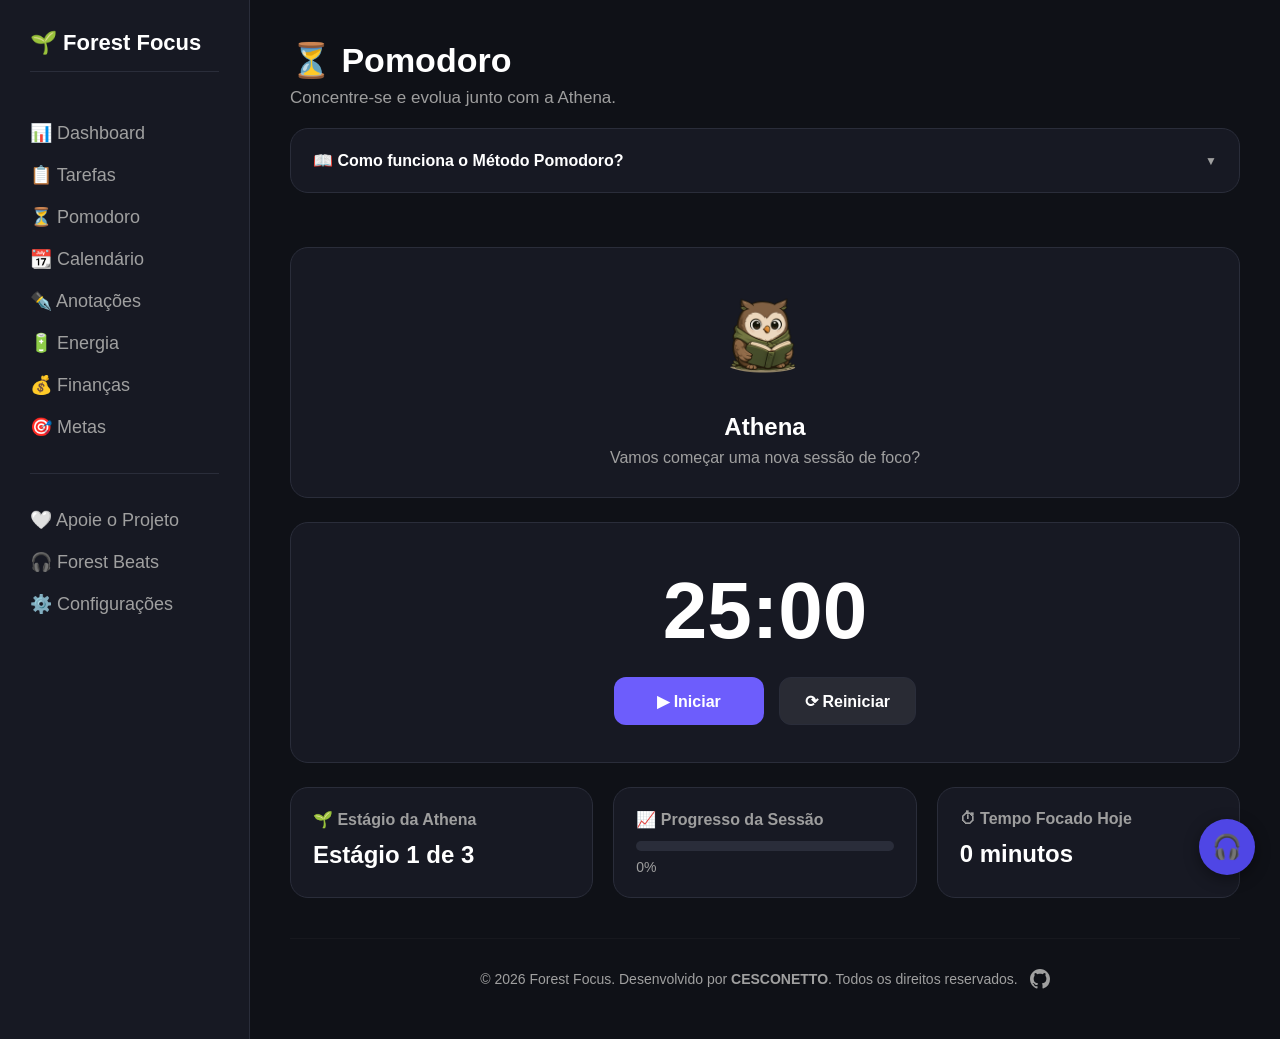
<file: pages/pomodoro.html>
<!DOCTYPE html>
<html lang="pt-BR">
<head>
  <meta charset="UTF-8">
  <meta name="viewport" content="width=device-width, initial-scale=1.0">
  <title>Pomodoro • Forest Focus</title>
  <link rel="icon" type="image/png" href="../assets/img/favicon.png">
  <link rel="stylesheet" href="../assets/css/base.css">
  <link rel="stylesheet" href="../assets/css/pomodoro.css">
</head>
<body>

  <div class="container">
    <button class="menu-toggle" aria-label="Abrir menu">
      <span>🌱 Forest Focus</span>
      <span class="menu-icon">☰</span>
    </button>

    <aside class="sidebar">
      <h2>🌱 Forest Focus</h2>

      <nav>
        <a href="../index.html">📊 Dashboard</a>
        <a href="tarefas.html">📋 Tarefas</a>
        <a href="pomodoro.html">⏳ Pomodoro</a>
        <a href="calendario.html">📆 Calendário</a>
        <a href="notion.html">✒️ Anotações</a>
        <a href="energia.html">🔋 Energia</a>
        <a href="financas.html">💰 Finanças</a>
        <a href="metas.html">🎯 Metas</a>

        <hr class="sidebar-divider">
        
        <a href="doacoes.html">🤍 Apoie o Projeto</a>
        <a href="https://youtu.be/IvgZ4maSn4c" target="_blank" class="radio-link"> 🎧 Forest Beats </a>
        <a href="configuracoes.html">⚙️ Configurações</a>
      </nav>
    </aside>

    <main class="main-content">

      <header>
        <h1>⏳ Pomodoro</h1>
        <p>Concentre-se e evolua junto com a Athena.</p>

        <section class="card pomodoro-info">
          <button class="pomodoro-info-toggle">
            📖 Como funciona o Método Pomodoro?
            <span class="info-arrow">▼</span>
          </button>

          <div class="pomodoro-info-content">
            <p>
              O Método Pomodoro é uma técnica de gerenciamento de tempo criada para aumentar o foco e reduzir a procrastinação.
            </p>
            <ol>
              <li>⏱️ Inicie um ciclo de <strong>25 minutos</strong> de concentração total.</li>
              <li>📵 Evite distrações até o cronômetro terminar.</li>
              <li>☕ Ao concluir a sessão, faça uma <strong>pausa de 5 minutos</strong> para descansar a mente, levantar, alongar ou beber água.</li>
              <li>🔄 Após a pausa, pressione <strong>Reiniciar</strong> e comece um novo ciclo de foco.</li>
              <li>🌿 Depois de quatro ciclos completos, recomenda-se uma pausa mais longa de 15 a 30 minutos.</li>
            </ol>
            <div class="athena-tip">
              <strong>🦉 Dica da Athena</strong>
              <p>
                Grandes resultados são construídos com pequenos ciclos de foco. Não tenha pressa; mantenha a constância.
              </p>
            </div>
          </div>
        </section>
      </header>

      <section class="card pomodoro-pet">
        <img id="athenaImage" src="../assets/img/athena/athena_inicio.png" alt="Athena">
        <h2 id="athenaStatus">Athena</h2>
        <p id="athenaMessage">Vamos começar uma nova sessão de foco?</p>
      </section>

      <section class="card">
        <div class="pomodoro-timer">
          <span id="timer">25:00</span>
        </div>
        <div class="pomodoro-buttons">
          <button id="toggleTimerButton">▶ Iniciar</button>
          <button id="resetPomodoro">⟳ Reiniciar</button>
        </div>
      </section>

      <section class="cards">
        
        <div class="card">
          <h3>🌱 Estágio da Athena</h3>
          <p id="athenaStage">Estágio 1 de 3</p>
        </div>

        <div class="card">
          <h3>📈 Progresso da Sessão</h3>
          <div class="progress-bar">
            <div id="pomodoroProgress"></div>
          </div>
          <p id="progressPercent">0%</p>
        </div>

        <div class="card">
          <h3>⏱ Tempo Focado Hoje</h3>
          <p id="focusTime">0 minutos</p>
        </div>

      </section>

      <footer class="main-footer">
        <p>
          &copy; 2026 Forest Focus. Desenvolvido por <strong>CESCONETTO</strong>. Todos os direitos reservados.
        </p>
        <a href="https://github.com/ViniCesco" target="_blank" title="Ver meu GitHub">
          <svg height="20" width="20" viewBox="0 0 16 16">
            <path d="M8 0C3.58 0 0 3.58 0 8c0 3.54 2.29 6.53 5.47 7.59.4.07.55-.17.55-.38 0-.19-.01-.82-.01-1.49-2.01.37-2.53-.49-2.69-.94-.09-.23-.48-.94-.82-1.13-.28-.15-.68-.52-.01-.53.63-.01 1.08.58 1.23.82.72 1.21 1.87.87 2.33.66.07-.52.28-.87.51-1.07-1.78-.2-3.64-.89-3.64-3.95 0-.87.31-1.59.82-2.15-.08-.2-.36-1.02.08-2.12 0 0 .67-.21 2.2.82.64-.18 1.32-.27 2-.27.68 0 1.36.09 2 .27 1.53-1.04 2.2-.82 2.2-.82.44 1.1.16 1.92.08 2.12.51.56.82 1.27.82 2.15 0 3.07-1.87 3.75-3.65 3.95.29.25.54.73.54 1.48 0 1.07-.01 1.93-.01 2.2 0 .21.15.46.55.38A8.013 8.013 0 0016 8c0-4.42-3.58-8-8-8z"></path>
          </svg>
        </a>
      </footer>

    </main>
  </div>

  <div id="musicAssistant">
    <button id="musicButton" title="Música Ambiente">🎧</button>

    <div id="musicPanel">
      <div class="music-header">
        <h3>🎧 Música Ambiente</h3>
        <button id="closeMusic">✕</button>
      </div>
      <iframe
        width="100%"
        height="220"
        src="https://www.youtube.com/embed/IvgZ4maSn4c?enablejsapi=1"
        title="Lo-fi"
        frameborder="0"
        allow="autoplay; encrypted-media"
        allowfullscreen>
      </iframe>
    </div>
  </div>

  <script src="../assets/js/menu.js"></script>
  <script src="../assets/js/pomodoro.js"></script>
  <script src="../assets/js/tema.js"></script>

</body>
</html>
</file>
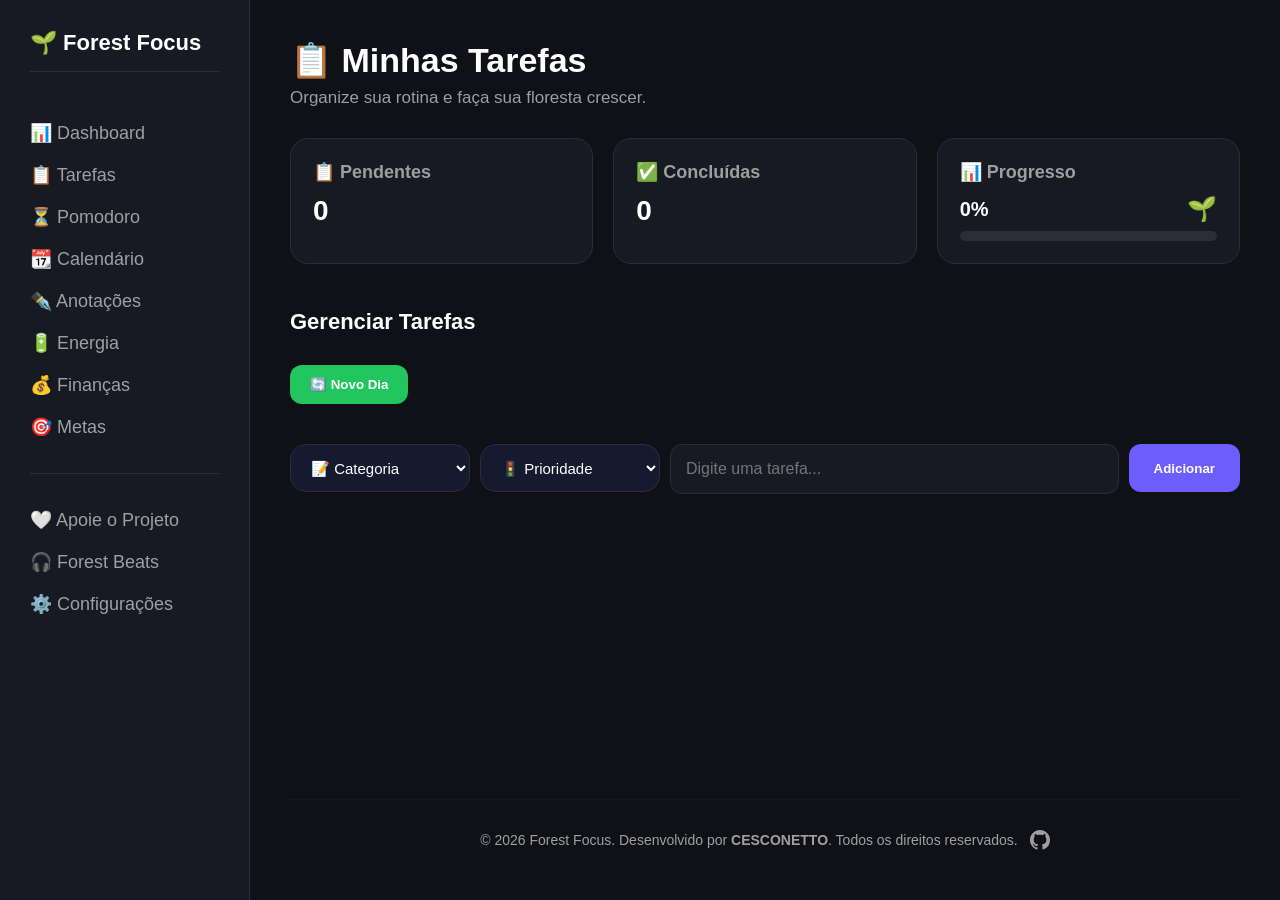
<file: pages/tarefas.html>
<!DOCTYPE html>
<html lang="pt-BR">
<head>
  <meta charset="UTF-8">
  <meta name="viewport" content="width=device-width, initial-scale=1.0">
  <title>Tarefas - Forest Focus</title>
  <link rel="icon" type="image/png" href="../assets/img/favicon.png">
  <link rel="stylesheet" href="../assets/css/base.css">
  <link rel="stylesheet" href="../assets/css/tarefas.css">
</head>
<body>

  <div class="container">

    <!-- CORREÇÃO: o botão agora é irmão da sidebar, não filho dela.
         Antes ele ficava PRESO dentro da sidebar, que fica escondida
         fora da tela no mobile — por isso o menu nunca abria. -->
    <button class="menu-toggle" aria-label="Abrir menu">
      <span>🌱 Forest Focus</span>
      <span class="menu-icon">☰</span>
    </button>

    <aside class="sidebar">
      <h2>🌱 Forest Focus</h2>

      <nav>
        
        <a href="dashboard.html">📊 Dashboard</a>
        <a href="tarefas.html">📋 Tarefas</a>
        <a href="pomodoro.html">⏳ Pomodoro</a>
        <a href="calendario.html">📆 Calendário</a>
        <a href="notion.html">✒️ Anotações</a>
        <a href="energia.html">🔋 Energia</a>
        <a href="financas.html">💰 Finanças</a>
        <a href="metas.html">🎯 Metas</a>

        <hr class="sidebar-divider">
        
        <a href="doacoes.html">🤍 Apoie o Projeto</a>
        <a href="https://youtu.be/IvgZ4maSn4c" target="_blank" class="radio-link"> 🎧 Forest Beats </a>
        <a href="configuracoes.html">⚙️ Configurações</a>
      </nav>
    </aside>

    <main class="main-content">
      
      <header>
        <h1>📋 Minhas Tarefas</h1>
        <p>Organize sua rotina e faça sua floresta crescer.</p>
      </header>

      <section class="cards">
        <div class="card">
          <h3>📋 Pendentes</h3>
          <p id="taskCounter">0</p>
        </div>

        <div class="card">
          <h3>✅ Concluídas</h3>
          <p id="completedCounter">0</p>
        </div>

        <div class="card">
          <h3>📊 Progresso</h3>
          <div class="progress-header">
            <p id="progressText">0%</p>
            <span id="plantDisplay">🌱</span>
          </div>
          <div class="progress-bar">
            <div id="progressFill"></div>
          </div>
        </div>
      </section>

      <section class="tasks">
        <h2>Gerenciar Tarefas</h2>
        <button id="newDayButton" onclick="startNewDay()">🔄 Novo Dia</button>
      </section>

      <section class="tasks">
        <div class="task-input">
          <select id="taskCategory">
            <option value="" selected disabled>📝 Categoria</option>
            <option value="Pessoal">🎯 Pessoal</option>
            <option value="Estudos">📚 Estudos</option>
            <option value="Trabalho">💼 Trabalho</option>
            <option value="Saúde">🏋️ Saúde</option>
            <option value="Finanças">💰 Finanças</option>
            <option value="Casa">🏠 Casa</option>
          </select>

          <select id="taskPriority">
            <option value="" selected disabled>🚦 Prioridade</option>
            <option value="🔴 Alta">🔴 Alta</option>
            <option value="🟡 Média">🟡 Média</option>
            <option value="🟢 Baixa">🟢 Baixa</option>
          </select>

          <input type="text" id="taskInput" placeholder="Digite uma tarefa...">
          <button onclick="addTask()">Adicionar</button>
        </div>
      </section>

      <section class="tasks">
        <ul id="taskList"></ul>
      </section>

      <footer class="main-footer">
        <p>
          &copy; 2026 Forest Focus. Desenvolvido por <strong>CESCONETTO</strong>. Todos os direitos reservados.
        </p>
        <a href="https://github.com/ViniCesco" target="_blank" title="Ver meu GitHub">
          <svg height="20" width="20" viewBox="0 0 16 16">
            <path d="M8 0C3.58 0 0 3.58 0 8c0 3.54 2.29 6.53 5.47 7.59.4.07.55-.17.55-.38 0-.19-.01-.82-.01-1.49-2.01.37-2.53-.49-2.69-.94-.09-.23-.48-.94-.82-1.13-.28-.15-.68-.52-.01-.53.63-.01 1.08.58 1.23.82.72 1.21 1.87.87 2.33.66.07-.52.28-.87.51-1.07-1.78-.2-3.64-.89-3.64-3.95 0-.87.31-1.59.82-2.15-.08-.2-.36-1.02.08-2.12 0 0 .67-.21 2.2.82.64-.18 1.32-.27 2-.27.68 0 1.36.09 2 .27 1.53-1.04 2.2-.82 2.2-.82.44 1.1.16 1.92.08 2.12.51.56.82 1.27.82 2.15 0 3.07-1.87 3.75-3.65 3.95.29.25.54.73.54 1.48 0 1.07-.01 1.93-.01 2.2 0 .21.15.46.55.38A8.013 8.013 0 0016 8c0-4.42-3.58-8-8-8z"></path>
          </svg>
        </a>
      </footer>
    </main>

  </div>

  <div class="modal-overlay" id="editTaskModal">
    <div class="modal-box">
      <h3>✏️ Editar tarefa</h3>
      <input type="text" id="editTaskInput" placeholder="Nome da tarefa">
      <p class="modal-error" id="editTaskError"></p>
      <div class="modal-actions">
        <button class="btn-cancel" id="editTaskCancelBtn">Cancelar</button>
        <button class="btn-save" id="editTaskSaveBtn">Salvar</button>
      </div>
    </div>
  </div>

  <script src="../assets/js/menu.js"></script>
  <script src="../assets/js/tarefas.js"></script>
  <script src="../assets/js/tema.js"></script>
</body>
</html>
</file>
<file: assets/css/base.css>
/* ==========================================================================
   BASE.CSS — compartilhado por TODAS as páginas do projeto
   Contém: variáveis, reset, layout geral, sidebar, menu mobile e rodapé.
   ========================================================================== */

/*=========================================
            TEMAS
=========================================*/

/* Tema Escuro (padrão) */
:root {
  --bg-main: #0f1117;
  --bg-card: #171923;
  --bg-select: #151a2e;
  --border-color: #2a2d3a;
  --primary: #4f46e5;
  --primary-hover: #6d5dfc;
  --success: #22c55e;
  --danger: #ef4444;
  --text-white: #ffffff;
  --text-muted: #a0a0a0;
  --text-label: #9e9e9e;
  --logo-color: #ffffff;
}

/* Tema Claro */
body.light-theme {
  --bg-main: #f5f7fb;
  --bg-card: #ffffff;
  --bg-select: #f1f5f9;
  --border-color: #d8dce5;
  --primary: #4f46e5;
  --primary-hover: #6d5dfc;
  --success: #22c55e;
  --danger: #ef4444;
  --text-white: #1f2937;
  --text-muted: #6b7280;
  --text-label: #4b5563;
  --logo-color: #000000;
}

/* Tema Full Black */
body.black-theme {
  --bg-main: #000000;
  --bg-card: #121212;
  --bg-select: #0d0d0d;
  --border-color: #35353a;
  --primary: #4f46e5;
  --primary-hover: #6d5dfc;
  --success: #22c55e;
  --danger: #ef4444;
  --text-white: #ffffff;
  --text-muted: #9a9a9a;
  --text-label: #888888;
  --logo-color: #ffffff;
}

/*=========================================
            RESET
=========================================*/
* {
    margin: 0;
    padding: 0;
    box-sizing: border-box;
    font-family: Arial, sans-serif;
}

html,
body {
    overflow-x: hidden;
    width: 100%;
}

body {
    background: var(--bg-main);
    color: var(--text-white);
    min-height: 100vh;
    transition: background 0.2s ease, color 0.2s ease;
}

/*=========================================
        BOTÃO DE TEMA (descritivo, único)
=========================================*/

.theme-toggle-btn {
    display: inline-flex;
    align-items: center;
    gap: 8px;
    background: var(--bg-card);
    border: 1px solid var(--border-color);
    color: var(--text-white);
    padding: 10px 18px;
    border-radius: 12px;
    font-size: 14px;
    font-weight: 600;
    cursor: pointer;
    transition: border-color 0.2s ease, transform 0.2s ease;
    white-space: nowrap;
}

.theme-toggle-btn:hover {
    border-color: var(--primary);
    transform: translateY(-2px);
}

/*=========================================
            ELEMENTOS GERAIS
=========================================*/

.section-divider,
hr {
    width: 100%;
    height: 1px;
    background: var(--border-color);
    border: none;
    margin: 40px 0;
}

hr {
    margin: 15px 0;
}
/* ==========================================================================
   ESTRUTURA BASE (LAYOUT GLOBAL)
   ========================================================================== */


.container {
  display: flex;
  min-height: 100vh;
}

.main-content {
  flex: 1;
  padding: 40px;
  display: flex;
  flex-direction: column;
  min-width: 0;
}

header {
  margin-bottom: 30px;
}

header h1 {
  font-size: 34px;
  margin-bottom: 8px;
}

header p {
  color: var(--text-label);
  font-size: 17px;
}

/* ==========================================================================
   CARD BASE — compartilhado por TODAS as páginas
   ========================================================================== */
   
.card {
  background: var(--bg-card);
  border: 1px solid var(--border-color);
  border-radius: 18px;
  padding: 22px;
  transition: all 0.25s cubic-bezier(0.4, 0, 0.2, 1);
}

.card:hover {
  border-color: var(--primary);
  transform: translateY(-3px);
}

.card h3 {
  display: flex;
  align-items: center;
  gap: 8px;
  font-size: 18px;
  font-weight: 700;
  margin-bottom: 12px;
  color: var(--text-label);
}

/* ==========================================================================
   SIDEBAR (MENU LATERAL)
   ========================================================================== */

.sidebar {
  width: 250px;
  background: var(--bg-card);
  padding: 30px;
  border-right: 1px solid var(--border-color);
  display: flex;
  flex-direction: column;
}

.sidebar h2 {
  font-size: 22px;
  color: var(--logo-color);
  font-weight: 700;
  margin-bottom: 50px;
  white-space: nowrap;
  padding-bottom: 15px;
  border-bottom: 1px solid var(--border-color);
}

.sidebar nav {
  display: flex;
  flex-direction: column;
  gap: 20px;
}

.sidebar a {
  text-decoration: none;
  color: var(--text-muted);
  font-size: 18px;
  display: flex;
  align-items: center;
  gap: 10px;
  transition: transform 0.3s ease, color 0.3s ease;
}

.sidebar a:hover {
  color: var(--text-white);
  transform: translateX(5px);
}

.menu-toggle {
  display: none;
  background: transparent;
  border: none;
  color: var(--text-white);
  font-size: 20px;
  cursor: pointer;
  width: 100%;
  text-align: left;
}

.sidebar-overlay {
  display: none;
}

/* ==========================================================================
   RODAPÉ PRINCIPAL (compartilhado por todas as páginas)
   ========================================================================== */

.main-footer {
  margin-top: auto;
  padding: 30px 0 10px 0;
  border-top: 1px solid rgba(255, 255, 255, 0.03);
  display: flex;
  align-items: center;
  justify-content: center;
  gap: 12px;
  color: var(--text-muted);
  font-size: 14px;
  text-align: center;
  width: 100%;
  flex-wrap: wrap;
}

.main-footer svg {
  vertical-align: middle;
  fill: var(--text-muted);
  transition: fill 0.2s ease, transform 0.2s ease;
}

.main-footer a:hover svg {
  fill: var(--text-white);
  transform: scale(1.1);
}

/* ==========================================================================
   MODAL DE EDIÇÃO — 
   Substitui prompt()/alert() nativos, que não funcionam de forma
   confiável em navegadores mobile/PWA/webviews.
   ========================================================================== */

.modal-overlay {
  display: none;
  position: fixed;
  inset: 0;
  background: rgba(0, 0, 0, 0.6);
  z-index: 3000;
  align-items: center;
  justify-content: center;
  padding: 20px;
}

.modal-overlay.active {
  display: flex;
}

.modal-box {
  background: var(--bg-card);
  border: 1px solid var(--border-color);
  border-radius: 16px;
  padding: 24px;
  width: 100%;
  max-width: 400px;
}

.modal-box h3 {
  margin-bottom: 16px;
  font-size: 18px;
}

.modal-box input {
  width: 100%;
  height: 46px;
  padding: 0 14px;
  margin-bottom: 6px;
  border: 1px solid var(--border-color);
  border-radius: 10px;
  background: var(--bg-select);
  color: var(--text-white);
  font-size: 15px;
  outline: none;
}

.modal-box input:focus {
  border-color: var(--primary);
}

.modal-box select {
  width: 100%;
  height: 46px;
  padding: 0 14px;
  margin-bottom: 6px;
  border: 1px solid var(--border-color);
  border-radius: 10px;
  background: var(--bg-select);
  color: var(--text-white);
  font-size: 15px;
  outline: none;
  cursor: pointer;
}

.modal-box select:focus {
  border-color: var(--primary);
}

.modal-error {
  color: var(--danger);
  font-size: 13px;
  min-height: 18px;
  margin-bottom: 6px;
}

.modal-actions {
  display: flex;
  gap: 10px;
  justify-content: flex-end;
  margin-top: 10px;
}

.modal-actions button {
  height: 42px;
  padding: 0 18px;
  border: none;
  border-radius: 10px;
  font-weight: 600;
  cursor: pointer;
}

.modal-actions .btn-cancel {
  background: rgba(255, 255, 255, 0.08);
  color: var(--text-white);
}

.modal-actions .btn-save {
  background: var(--primary-hover);
  color: var(--text-white);
}

.modal-actions .btn-danger {
  background: var(--danger);
  color: var(--text-white);
}

/* ==========================================================================
   RESPONSIVIDADE MOBILE — MENU CORTINA (compartilhado por todas as páginas)
   ========================================================================== */

@media (max-width: 768px) {
  .menu-toggle {
    display: flex;
    justify-content: space-between;
    align-items: center;
    padding: 15px 20px;
    background: var(--bg-card);
    border-bottom: 1px solid var(--border-color);
    position: fixed;
    top: 0;
    left: 0;
    width: 100%;
    z-index: 1100;
  }

  .container {
    flex-direction: column;
  }

  .sidebar {
    position: fixed;
    top: -100%;
    left: 0;
    width: 100%;
    height: 100vh;
    padding: 30px;
    transition: top 0.3s ease;
    z-index: 1000;
    box-shadow: 0 5px 15px rgba(0, 0, 0, 0.5);
  }

  .sidebar.active {
    top: 0;
  }

  .sidebar h2 {
    display: none;
  }

  .sidebar nav {
    margin-top: 60px;
  }

  .sidebar-overlay {
    display: none !important;
  }

  .main-content {
    width: 100%;
    padding: 90px 16px 24px 16px;
  }

  header {
    display: flex;
    flex-direction: column;
    align-items: center;
    text-align: center;
    gap: 8px;
  }
}

/* ==========================================================================
   BREAKPOINT EXTRA PARA TELAS BEM PEQUENAS (celulares ~320-480px)
   ========================================================================== */
   
@media (max-width: 480px) {
  header h1 {
    font-size: 26px;
  }

  header p {
    font-size: 15px;
  }

  .main-content {
    padding: 80px 12px 20px 12px;
  }
}
</file>
<file: assets/css/splash.css>
body {
  margin: 0;
  padding: 0;
  overflow: hidden;
  background-color: var(--bg-main, #0d0f12);
  display: flex;
  justify-content: center;
  align-items: center;
  height: 100vh;
  font-family: system-ui, -apple-system, sans-serif;
}

.splash-container {
  display: flex;
  justify-content: center;
  align-items: center;
  text-align: center;
}

.splash-content {
  display: flex;
  flex-direction: column;
  align-items: center;
  gap: 12px;
  animation: fadeIn 0.8s ease-out forwards;
}

.logo-icon {
  font-size: 64px;
  animation: float 2.5s ease-in-out infinite;
  filter: drop-shadow(0 0 16px rgba(108, 92, 231, 0.4));
}

.logo-title {
  color: var(--text-white, #ffffff);
  font-size: 28px;
  font-weight: 800;
  margin: 0;
  letter-spacing: -0.5px;
}

.logo-subtitle {
  color: var(--text-muted, #a0a0a0);
  font-size: 14px;
  margin: 0 0 20px 0;
}

/* Barra de Carregamento Estilizada */
.progress-bar-container {
  width: 180px;
  height: 4px;
  background: rgba(255, 255, 255, 0.08);
  border-radius: 10px;
  overflow: hidden;
  position: relative;
}

.progress-bar {
  width: 0%;
  height: 100%;
  background: var(--primary, #6c5ce7);
  border-radius: 10px;
  animation: loadProgress 2s cubic-bezier(0.4, 0, 0.2, 1) forwards;
}

/* Animações */
@keyframes fadeIn {
  from {
    opacity: 0;
    transform: translateY(10px);
  }
  to {
    opacity: 1;
    transform: translateY(0);
  }
}

@keyframes float {
  0%, 100% {
    transform: translateY(0);
  }
  50% {
    transform: translateY(-8px);
  }
}

@keyframes loadProgress {
  0% {
    width: 0%;
  }
  100% {
    width: 100%;
  }
}
</file>
<file: assets/css/calendario.css>
.tasks {
  background: var(--bg-card);
  border: 1px solid var(--border-color);
  border-radius: 18px;
  padding: 24px;
  margin-bottom: 24px;
  width: 100%;
  box-sizing: border-box;
}

.tasks h2 {
  font-size: 18px;
  font-weight: 700;
  color: var(--text-white);
  margin-bottom: 20px;
}

.calendar-header {
  display: flex;
  justify-content: space-between;
  align-items: center;
  margin-bottom: 20px;
}

.calendar-header h2 {
  font-size: 22px;
  font-weight: bold;
  color: var(--text-white);
  margin-bottom: 0;
}

.calendar-header button {
  background: transparent;
  border: 1px solid var(--border-color);
  color: var(--text-white);
  padding: 8px 16px;
  border-radius: 8px;
  cursor: pointer;
  font-size: 14px;
  transition: all 0.2s ease;
}

.calendar-header button:hover {
  background: var(--bg-select);
  border-color: var(--primary);
}

#todayButton {
  background: rgba(255, 255, 255, 0.03);
  border: 1px solid var(--border-color);
  color: var(--text-muted);
  padding: 8px 18px;
  border-radius: 8px;
  cursor: pointer;
  font-weight: 600;
  font-size: 13px;
  margin-bottom: 24px;
  display: inline-block;
  transition: all 0.2s;
}

#todayButton:hover {
  background: var(--bg-select);
  color: var(--text-white);
  border-color: var(--primary);
}

.calendar-weekdays {
  display: grid;
  grid-template-columns: repeat(7, 1fr);
  gap: 12px;
  text-align: center;
  margin-bottom: 12px;
}

.calendar-weekdays div {
  font-weight: bold;
  color: var(--text-label);
  font-size: 14px;
  padding-bottom: 8px;
}

.calendar-grid {
  display: grid;
  grid-template-columns: repeat(7, 1fr);
  gap: 12px;
  text-align: center;
}

.calendar-day {
  aspect-ratio: 1;
  display: flex;
  align-items: center;
  justify-content: center;
  border-radius: 12px;
  background: rgba(255, 255, 255, 0.02);
  border: 1px solid var(--border-color);
  cursor: pointer;
  font-size: 15px;
  font-weight: 500;
  transition: all 0.2s ease;
  user-select: none;
}

.calendar-day:hover {
  border-color: var(--primary);
  background: var(--bg-select);
  transform: scale(1.03);
}

.calendar-day.today {
  background: var(--primary);
  color: var(--text-white);
  border-color: var(--primary-hover);
  font-weight: bold;
  box-shadow: 0 0 12px rgba(79, 70, 229, 0.35);
}

.calendar-day.has-event {
  position: relative;
}

.calendar-day.has-event::after {
  content: '';
  position: absolute;
  bottom: 8px;
  width: 6px;
  height: 6px;
  background: var(--success);
  border-radius: 50%;
}

.calendar-day.selected {
  border-color: var(--primary);
  background: var(--bg-select);
}

.calendar-day.other-month {
  color: rgba(255, 255, 255, 0.12);
  border-color: transparent;
  background: transparent;
  cursor: default;
  pointer-events: none;
}

/* ==========================================================================
   NOVO EVENTO — card de cadastro redesenhado
   ========================================================================== */

.event-form-card {
  background: linear-gradient(180deg, var(--bg-card) 0%, rgba(79, 70, 229, 0.04) 100%);
  border: 1px solid var(--border-color);
  border-radius: 20px;
  padding: 0;
  overflow: hidden;
  margin-bottom: 24px;
}

.event-form-header {
  display: flex;
  align-items: center;
  gap: 16px;
  padding: 24px 26px;
  background: rgba(79, 70, 229, 0.08);
  border-bottom: 1px solid var(--border-color);
}

.event-form-icon {
  font-size: 26px;
  width: 48px;
  height: 48px;
  display: flex;
  align-items: center;
  justify-content: center;
  background: var(--primary);
  border-radius: 14px;
  flex-shrink: 0;
}

.event-form-header h2 {
  font-size: 18px;
  color: var(--text-white);
  margin-bottom: 2px;
}

.event-form-header p {
  font-size: 13px;
  color: var(--text-muted);
}

.event-form-body {
  padding: 26px;
  display: grid;
  grid-template-columns: 1fr 1fr;
  gap: 16px;
}

.field {
  display: flex;
  flex-direction: column;
  gap: 6px;
}

.field-full {
  grid-column: 1 / -1;
}

.field label {
  font-size: 13px;
  font-weight: 600;
  color: var(--text-label);
}

.field label span {
  font-weight: 400;
  color: var(--text-muted);
}

.field input,
.field select {
  height: 50px;
  padding: 0 16px;
  border: 1px solid var(--border-color);
  border-radius: 12px;
  background: var(--bg-main);
  color: var(--text-white);
  font-size: 14px;
  outline: none;
  transition: border-color 0.2s ease, box-shadow 0.2s ease;
}

.field select {
  appearance: none;
  -webkit-appearance: none;
  background-image: url("data:image/svg+xml;utf8,<svg xmlns='http://www.w3.org/2000/svg' width='14' height='14' viewBox='0 0 24 24' fill='none' stroke='%23a0a0a0' stroke-width='2'><path d='M6 9l6 6 6-6'/></svg>");
  background-repeat: no-repeat;
  background-position: right 16px center;
  cursor: pointer;
}

.field input:focus,
.field select:focus {
  border-color: var(--primary);
  box-shadow: 0 0 0 3px rgba(79, 70, 229, 0.15);
}

.event-form-body .modal-error {
  grid-column: 1 / -1;
}

.event-form-submit {
  grid-column: 1 / -1;
  height: 52px;
  border: none;
  border-radius: 12px;
  background: linear-gradient(135deg, var(--primary) 0%, var(--primary-hover) 100%);
  color: #fff;
  font-weight: 700;
  font-size: 15px;
  cursor: pointer;
  display: flex;
  align-items: center;
  justify-content: center;
  gap: 8px;
  margin-top: 4px;
  transition: transform 0.2s ease, box-shadow 0.2s ease;
}

.event-form-submit:hover {
  transform: translateY(-2px);
  box-shadow: 0 8px 20px rgba(79, 70, 229, 0.35);
}

.event-form-submit:active {
  transform: translateY(0);
}

@media (max-width: 768px) {
  .event-form-body {
    grid-template-columns: 1fr;
  }
  .event-form-header {
    padding: 20px;
  }
}

/* ==========================================================================
   LISTA DE EVENTOS DO DIA
   ========================================================================== */

#eventList {
  display: flex;
  flex-direction: column;
  gap: 12px;
  width: 100%;
}

.event-item {
  display: flex;
  justify-content: space-between;
  align-items: center;
  background: rgba(255, 255, 255, 0.02);
  border: 1px solid var(--border-color);
  border-radius: 14px;
  padding: 16px 20px;
  width: 100%;
  box-sizing: border-box;
  transition: all 0.2s ease;
  gap: 14px;
}

.event-item:hover {
  border-color: var(--primary);
}

.event-item.completed {
  opacity: 0.6;
}

.event-info {
  display: flex;
  flex-direction: column;
  gap: 4px;
}

.event-title {
  font-weight: bold;
  color: var(--text-white);
  font-size: 15px;
}

.event-title.completed {
  text-decoration: line-through;
}

.event-details {
  color: var(--text-muted);
  font-size: 13px;
}

.event-checkbox-label {
  font-size: 12px;
  color: var(--text-label);
  display: flex;
  align-items: center;
  gap: 4px;
  margin-top: 4px;
  cursor: pointer;
}

.meta-empty {
  color: var(--text-label);
  font-size: 14px;
  font-style: italic;
  padding: 10px 0;
}

.event-actions {
  display: flex;
  align-items: center;
  gap: 8px;
}

.btn-action {
  background: transparent;
  border: none;
  cursor: pointer;
  font-size: 16px;
  padding: 6px;
  border-radius: 8px;
  display: flex;
  align-items: center;
  justify-content: center;
  color: var(--text-label);
  transition: all 0.2s ease;
}

.btn-edit:hover {
  color: var(--primary-hover);
  background: rgba(79, 70, 229, 0.1);
  transform: scale(1.1);
}

.btn-delete:hover {
  color: var(--danger);
  background: rgba(239, 68, 68, 0.1);
  transform: scale(1.1);
}

.main-footer {
  margin-top: 50px;
  padding-top: 24px;
  border-top: 1px solid var(--border-color);
  display: flex;
  flex-direction: column;
  align-items: center;
  justify-content: center;
  gap: 14px;
  color: var(--text-muted);
  font-size: 14px;
  text-align: center;
  width: 100%;
}

.main-footer a {
  display: inline-flex;
  align-items: center;
  justify-content: center;
  padding: 6px;
  border-radius: 50%;
  transition: background 0.2s ease;
}

.main-footer svg {
  fill: var(--text-muted);
  transition: fill 0.2s ease, transform 0.2s ease;
}

.main-footer a:hover svg {
  fill: var(--text-white);
  transform: scale(1.15);
}

@media (max-width: 768px) {
  .calendar-grid,
  .calendar-weekdays {
    gap: 6px;
  }

  .calendar-day {
    font-size: 13px;
    border-radius: 8px;
  }

  .event-item {
    flex-direction: column;
    align-items: flex-start;
    gap: 14px;
  }

  .event-actions {
    width: 100%;
    justify-content: flex-end;
    border-top: 1px solid var(--border-color);
    padding-top: 10px;
  }
}
</file>
<file: assets/css/configuracoes.css>
/* ===== Lista estilo iOS/Android (Configurações) ===== */

.profile-summary-card {
  background: var(--bg-card);
  border: 1px solid var(--border-color);
  border-radius: 18px;
  padding: 20px 22px;
  display: flex;
  align-items: center;
  gap: 16px;
  cursor: pointer;
  transition: border-color 0.2s ease, transform 0.2s ease;
  margin-bottom: 28px;
}

.profile-summary-card:hover {
  border-color: var(--primary);
  transform: translateY(-2px);
}

.profile-summary-card .avatar-circle {
  width: 56px;
  height: 56px;
  font-size: 28px;
  flex-shrink: 0;
  display: flex;
  align-items: center;
  justify-content: center;
  background: var(--bg-main);
  border-radius: 50%;
  border: 1px solid var(--border-color);
}

.profile-summary-text {
  flex: 1;
  min-width: 0;
}

.profile-summary-text #profileNameDisplay {
  font-size: 18px;
  font-weight: 700;
  color: var(--text-white);
}

.profile-summary-text #profileTitleDisplay {
  font-size: 13px;
  color: var(--text-muted);
  margin-top: 2px;
}

.profile-summary-chevron {
  color: var(--text-label);
  font-size: 20px;
  flex-shrink: 0;
}

.settings-groups {
  display: flex;
  flex-direction: column;
  gap: 26px;
}

.settings-group-label {
  font-size: 12px;
  font-weight: 700;
  letter-spacing: 0.06em;
  text-transform: uppercase;
  color: var(--text-label);
  margin: 0 0 10px 4px;
}

.settings-block {
  background: var(--bg-card);
  border: 1px solid var(--border-color);
  border-radius: 18px;
  overflow: hidden;
}

.settings-row {
  display: flex;
  align-items: center;
  gap: 14px;
  padding: 15px 20px;
}

.settings-row + .settings-row {
  border-top: 1px solid var(--border-color);
}

.settings-row-icon {
  font-size: 18px;
  width: 24px;
  text-align: center;
  flex-shrink: 0;
}

.settings-row-label {
  flex: 1;
  font-size: 15px;
  color: var(--text-white);
}

.settings-row-value {
  font-size: 14px;
  color: var(--text-muted);
  white-space: nowrap;
}

.settings-row .theme-toggle-btn {
  padding: 6px 14px;
  font-size: 13px;
  border-radius: 999px;
}

.settings-row a {
  color: var(--text-muted);
  text-decoration: none;
  display: inline-flex;
  align-items: center;
  gap: 6px;
  font-size: 14px;
  transition: color 0.2s ease;
}

.settings-row a:hover {
  color: var(--text-white);
}

.settings-row a svg {
  fill: var(--text-muted);
  transition: fill 0.2s ease;
}

.settings-row a:hover svg {
  fill: var(--text-white);
}

/* Modal de Avatar */
#avatarModal .modal-box .avatar-options {
  margin-bottom: 16px;
  display: flex;
  gap: 16px;
  justify-content: center;
  font-size: 32px;
}

#avatarModal .modal-box .avatar-options span {
  cursor: pointer;
  transition: transform 0.2s ease;
}

#avatarModal .modal-box .avatar-options span:hover {
  transform: scale(1.2);
}

@media (max-width: 480px) {
  .profile-summary-card {
    padding: 16px;
  }
}
</file>
<file: assets/css/style.css>
header {
  display: flex;
  justify-content: space-between;
  align-items: center;
  flex-wrap: wrap;
  gap: 20px;
  margin-bottom: 40px;
}

header h1 {
  font-size: 36px;
}

.user-level-top {
  display: flex;
  align-items: center;
  gap: 12px;
  background: var(--bg-card);
  border: 1px solid var(--border-color);
  padding: 10px 18px;
  border-radius: 14px;
}

.user-level-top span {
  font-weight: bold;
  font-size: 14px;
}

#xpText {
  color: var(--text-muted);
}

/* ==========================================================================
   GRIDS E CARDS DO DASHBOARD
   ========================================================================== */

.cards {
  display: flex;
  flex-direction: column;
  gap: 24px;
}

.grid-2-columns {
  display: grid;
  grid-template-columns: repeat(2, 1fr);
  gap: 24px;
}

.grid-3-columns {
  display: grid;
  grid-template-columns: repeat(3, 1fr);
  gap: 24px;
}


.card-dash {
  min-height: 140px;
  display: flex;
  flex-direction: column;
}

.card-dash.grid-3-columns {
  display: grid;
  grid-template-columns: repeat(3, 1fr);
}

.card-dash.space-between {
  justify-content: space-between;
}

.card-dash.flex-center {
  justify-content: center;
}

.card-center-content {
  display: flex;
  flex-direction: column;
  align-items: center;
  justify-content: center;
  flex: 1;
  text-align: center;
  gap: 8px;
}

/* ==========================================================================
   MÉTRICAS E COMPONENTES ESPECÍFICOS
   ========================================================================== */

.dash-number {
  font-size: 32px;
  font-weight: bold;
  color: var(--text-white);
  margin-top: 5px;
}

.metric-item {
  display: flex;
  flex-direction: column;
  justify-content: center;
  padding: 10px 0;
  min-width: 0;
}

.border-right {
  border-right: 1px solid var(--border-color);
  padding-right: 20px;
}

.padding-x {
  padding-left: 20px;
}

/* Barras de Progresso */
.progress-bar {
  width: 120px;
  height: 8px;
  background: rgba(255, 255, 255, 0.05);
  border-radius: 4px;
  overflow: hidden;
}

.card .progress-bar {
  width: 100%;
  margin-top: 10px;
}

#levelFill {
  height: 100%;
  background: var(--primary-hover);
  border-radius: 4px;
  transition: width 0.4s ease;
}

#progressFill {
  height: 100%;
  background: var(--success);
  width: 0%;
  border-radius: 4px;
  transition: width 0.5s ease-out;
}

/* Energia Recente */
#dashEnergyStatus {
  display: flex;
  align-items: center;
  gap: 16px;
  margin-top: 4px;
}

#dashEnergyEmoji {
  font-size: 36px;
}

#dashEnergyLabel {
  font-size: 18px;
  color: var(--text-white);
  font-weight: bold;
}

#dashEnergyNote {
  font-size: 14px;
  color: var(--text-muted);
  font-style: italic;
}

/* Evento Próximo */
#dashNextEvent {
  display: flex;
  align-items: center;
  width: 100%;
  margin-top: 4px;
}

.event-wrapper {
  display: flex;
  justify-content: space-between;
  align-items: center;
  width: 100%;
  background: rgba(255, 255, 255, 0.02);
  border: 1px solid var(--border-color);
  padding: 12px 16px;
  border-radius: 12px;
  gap: 10px;
  flex-wrap: wrap;
}

#dashEventTitle {
  font-size: 15px;
  font-weight: 600;
  color: var(--text-white);
}

#dashEventBadge {
  font-size: 12px;
  background: var(--primary);
  padding: 4px 10px;
  border-radius: 8px;
  font-weight: bold;
  white-space: nowrap;
}

/* Planta */
#plantStage {
  font-size: 40px;
}

#plantProgress {
  font-size: 14px;
  color: var(--text-muted);
}

/* Finanças */
#financeMonth {
  font-size: 13px;
  color: var(--text-label);
  text-transform: uppercase;
  letter-spacing: 0.5px;
}

#balanceText {
  font-size: 26px;
  font-weight: bold;
  color: var(--text-white);
  margin: 4px 0;
}

.finance-summary {
  display: flex;
  gap: 16px;
  font-size: 13.5px;
  font-weight: 600;
  flex-wrap: wrap;
  justify-content: center;
}

#incomeText { color: var(--success); }
#expenseText { color: var(--danger); }

/* Metas */
#dashboardGoalsContent {
  display: flex;
  flex-direction: column;
  gap: 10px;
  justify-content: center;
  flex: 1;
}

.dash-goal-item {
  font-size: 14px;
  color: var(--text-muted);
  background: rgba(255, 255, 255, 0.02);
  padding: 8px 12px;
  border-radius: 8px;
  border-left: 3px solid var(--primary);
}

.loading-text, .empty-text {
  font-size: 14px;
  color: var(--text-label);
  text-align: center;
  font-style: italic;
}

/* ==========================================================================
   RESPONSIVIDADE MOBILE — ESPECÍFICA DO DASHBOARD
   ========================================================================== */

@media (max-width: 768px) {
  .grid-2-columns,
  .grid-3-columns,
  .card-dash.grid-3-columns {
    grid-template-columns: 1fr !important;
    gap: 16px;
  }

  .card-dash.grid-3-columns .metric-item {
    border-right: none;
    border-bottom: 1px solid var(--border-color);
    padding: 12px 0;
  }

  .card-dash.grid-3-columns .padding-x {
    padding-left: 0;
    padding-top: 12px;
  }
}

@media (max-width: 480px) {
  .dash-number {
    font-size: 26px;
  }

  .card {
    padding: 16px;
  }

  #balanceText {
    font-size: 22px;
  }

  .progress-bar {
    width: 100px;
  }
}
</file>
<file: assets/css/doacoes.css>
.donation-list {
  display: flex;
  flex-direction: column;
  gap: 14px;
  margin-bottom: 24px;
}

.donation-tier {
  display: flex;
  align-items: center;
  gap: 18px;
  width: 100%;
  background: var(--bg-card);
  border: 1px solid var(--border-color);
  border-radius: 14px;
  padding: 18px 20px;
  cursor: pointer;
  text-align: left;
  transition: all 0.2s ease;
}

.donation-tier:hover {
  border-color: var(--primary);
  transform: translateY(-2px);
}

.donation-tier.selected {
  border-color: var(--primary);
  background: rgba(79, 70, 229, 0.12);
  box-shadow: 0 0 0 1px var(--primary);
}

.donation-icon {
  font-size: 30px;
  flex-shrink: 0;
}

.donation-info {
  display: flex;
  flex-direction: column;
  gap: 4px;
}

.donation-title {
  font-size: 16px;
  font-weight: 600;
  color: var(--text-white);
}

.donation-price {
  font-size: 14px;
  color: var(--primary-hover);
  font-weight: 600;
}

.donation-support-btn {
  width: 100%;
  height: 56px;
  border: none;
  border-radius: 999px;
  background: var(--border-color);
  color: var(--text-muted);
  font-weight: bold;
  font-size: 15px;
  letter-spacing: 0.5px;
  cursor: not-allowed;
  transition: all 0.25s ease;
}

.donation-support-btn.active {
  background: var(--primary);
  color: #ffffff;
  cursor: pointer;
}

.donation-support-btn.active:hover {
  background: var(--primary-hover);
  transform: translateY(-2px);
}

@media (max-width: 768px) {
  .donation-tier {
    padding: 14px 16px;
    gap: 14px;
  }

  .donation-icon {
    font-size: 24px;
  }

  .donation-title {
    font-size: 14px;
  }
}
</file>
<file: assets/css/energia.css>
.mood-selector {
  display: grid;
  grid-template-columns: repeat(auto-fit, minmax(130px, 1fr));
  gap: 12px;
  margin-top: 15px;
  margin-bottom: 20px;
}

.mood-btn {
  background: var(--bg-card);
  border: 1px solid var(--border-color);
  border-radius: 14px;
  padding: 16px;
  display: flex;
  flex-direction: column;
  align-items: center;
  justify-content: center;
  gap: 8px;
  cursor: pointer;
  transition: all 0.25s cubic-bezier(0.4, 0, 0.2, 1);
}

.mood-btn:hover {
  border-color: var(--primary);
  transform: translateY(-2px);
}

.mood-btn.selected {
  background: rgba(34, 197, 94, 0.1);
  border-color: var(--success);
  box-shadow: 0 0 12px rgba(34, 197, 94, 0.2);
}

.mood-emoji {
  font-size: 28px;
}

.mood-label {
  font-size: 13px;
  font-weight: 600;
  color: var(--text-white);
  text-align: center;
}

.energy-input-group {
  display: flex;
  gap: 12px;
  margin-bottom: 12px;
}

.energy-input-group input {
  flex: 1;
  height: 50px;
  padding: 0 16px;
  border: 1px solid transparent;
  border-radius: 12px;
  background: var(--bg-card);
  color: var(--text-white);
  font-size: 15px;
}

.energy-input-group input:focus {
  outline: none;
  border-color: var(--primary);
}

.energy-input-group button {
  height: 50px;
  padding: 0 24px;
  border: none;
  border-radius: 12px;
  background: var(--primary-hover);
  color: var(--text-white);
  font-weight: bold;
  cursor: pointer;
  transition: transform 0.2s ease;
}

.energy-input-group button:hover {
  transform: scale(1.02);
}

.section-divider {
  height: 1px;
  background: var(--border-color);
  margin: 30px 0;
  width: 100%;
}

.energy-chart-section h3 {
  font-size: 16px;
  color: var(--text-label);
  margin-bottom: 20px;
}

#moodChartContainer {
  display: flex;
  flex-direction: column;
  gap: 14px;
}

.chart-row {
  display: flex;
  align-items: center;
  gap: 12px;
}

.chart-label {
    width: 150px;
    font-size: 13px;
    color: var(--text-muted);

    display: flex;
    align-items: center;
    gap: 6px;

    white-space: nowrap;
    flex-shrink: 0;
}

.chart-bar-wrapper {
  flex: 1;
  background: rgba(255, 255, 255, 0.03);
  height: 16px;
  border-radius: 8px;
  overflow: hidden;
}

.chart-bar-fill {
  height: 100%;
  background: var(--primary);
  width: 0%;
  transition: width 0.5s ease-out;
  border-radius: 8px;
}

.chart-bar-fill.bar-maxima {
    background: #8b5cf6; 
}

.chart-bar-fill.bar-alta {
    background: var(--success); 
}

.chart-bar-fill.bar-normal {
    background: var(--primary); 
}

.chart-bar-fill.bar-baixa {
    background: #f59e0b; 
}

.chart-bar-fill.bar-cansado {
    background: var(--danger);
}

.chart-bar-fill.bar-sem-energia {
    background: #64748b; 
}

.chart-count {
  width: 35px;
  font-size: 13px;
  font-weight: bold;
  color: var(--text-white);
  text-align: right;
}

.mood-history-list {
  display: flex;
  flex-direction: column;
  gap: 10px;
  margin-top: 15px;
}

.mood-log-item {
  background: var(--bg-card);
  border: 1px solid var(--border-color);
  border-radius: 12px;
  padding: 14px 20px;
  display: flex;
  justify-content: space-between;
  align-items: center;
  gap: 20px;
  transition: border-color 0.25s, transform 0.2s;
}

.mood-log-item:hover {
  border-color: var(--primary);
}

.mood-log-meta {
  display: flex;
  flex-direction: row;
  align-items: center;
  gap: 14px;
  flex: 1;
  overflow: hidden;
}

.mood-log-title {
  font-weight: bold;
  color: var(--text-white);
  font-size: 15px;
  display: flex;
  align-items: center;
  gap: 8px;
  white-space: nowrap;
}

.mood-log-note {
  color: var(--text-muted);
  font-size: 13.5px;
  white-space: nowrap;
  overflow: hidden;
  text-overflow: ellipsis;
}

.mood-log-title::after {
  content: "•";
  color: var(--border-color);
  margin-left: 6px;
}

.mood-log-aside {
  display: flex;
  align-items: center;
  gap: 20px;
  white-space: nowrap;
}

.mood-log-date {
  font-size: 13px;
  color: var(--text-label);
}

.mood-log-delete {
  background: transparent;
  border: none;
  color: var(--text-label);
  cursor: pointer;
  font-size: 16px;
  display: flex;
  align-items: center;
  justify-content: center;
  transition: color 0.2s, transform 0.2s;
}

.mood-log-delete:hover {
  color: var(--danger);
  transform: scale(1.2);
}

#monthFilter {
  width: 100%;
  padding: 14px;
  border: 1px solid var(--border-color);
  border-radius: 12px;
  background: var(--bg-card);
  color: var(--text-white);
  font-size: 15px;
  outline: none;
  cursor: pointer;
}

#monthFilter:focus {
  border-color: var(--primary);
}

.energy-empty {
  text-align: center;
  padding: 24px;
  color: var(--text-label);
  font-size: 14px;
}

.main-footer {
  margin-top: 50px;
  padding: 24px 0;
  border-top: 1px solid rgba(255, 255, 255, 0.03);
  display: flex;
  flex-direction: column;
  align-items: center;
  justify-content: center;
  gap: 12px;
  color: var(--text-muted);
  font-size: 14px;
  text-align: center;
  width: 100%;
}

.main-footer svg {
  fill: var(--text-muted);
  transition: fill 0.2s ease;
}

.main-footer a:hover svg {
  fill: var(--text-white);
}

@media (max-width: 768px) {
  .energy-input-group {
    flex-direction: column;
  }

  .energy-input-group input,
  .energy-input-group button {
    width: 100%;
  }

  .mood-log-item {
    flex-direction: column;
    align-items: flex-start;
    gap: 10px;
  }

  .mood-log-meta {
    flex-direction: column;
    align-items: flex-start;
    gap: 4px;
    overflow: visible;
  }

  .mood-log-title::after {
    display: none;
  }

  .mood-log-note {
    white-space: normal;
  }

  .mood-log-aside {
    width: 100%;
    justify-content: space-between;
  }

  .chart-label {
    width: 100px;
    font-size: 12px;
  }
}
</file>
<file: assets/css/financas.css>
.cards {
  display: grid;
  grid-template-columns: repeat(3, 1fr);
  gap: 20px;
  margin-bottom: 30px;
}

.card p {
  font-size: 26px;
  font-weight: bold;
}

#incomeTotal { color: var(--success); }
#expenseTotal { color: var(--danger); }
#financeBalance { color: var(--text-white); }

.tasks h2 {
  font-size: 20px;
  margin-bottom: 16px;
}

.task-input {
  display: flex;
  gap: 12px;
  margin-bottom: 24px;
  flex-wrap: wrap;
}

.task-input select {
  height: 50px;
  padding: 0 16px;
  border: 1px solid var(--border-color);
  border-radius: 12px;
  background: var(--bg-select);
  color: var(--text-white);
  font-size: 15px;
  min-width: 160px;
  outline: none;
  cursor: pointer;
}

.task-input input {
  flex: 1;
  min-width: 140px;
  height: 50px;
  padding: 0 15px;
  border: 1px solid var(--border-color);
  border-radius: 12px;
  background: var(--bg-card);
  color: var(--text-white);
  font-size: 15px;
}

.task-input input:focus,
.task-input select:focus {
  outline: none;
  border-color: var(--primary);
}

.task-input button {
  height: 50px;
  padding: 0 20px;
  border: none;
  border-radius: 12px;
  font-weight: bold;
  font-size: 14px;
  cursor: pointer;
  transition: transform 0.2s ease, opacity 0.2s ease;
}

.task-input button:hover {
  transform: translateY(-2px);
  opacity: 0.9;
}

.task-input button[onclick*="addIncome"] {
  background: var(--success);
  color: var(--text-white);
}

.task-input button[onclick*="addExpense"] {
  background: var(--danger);
  color: var(--text-white);
}

#financeHistory {
  margin-top: 15px;
  display: flex;
  flex-direction: column;
  gap: 10px;
}

.finance-item {
  background: var(--bg-card);
  border: 1px solid var(--border-color);
  border-radius: 12px;
  padding: 16px;
  display: flex;
  justify-content: space-between;
  align-items: center;
  transition: border-color 0.3s ease;
  gap: 12px;
  flex-wrap: wrap;
}

.finance-item:hover {
  border-color: var(--primary);
}

.finance-info-block {
  display: flex;
  flex-direction: column;
  gap: 4px;
}

.finance-description {
  color: var(--text-white);
  font-weight: bold;
  font-size: 15px;
}

.finance-details-sub {
  display: flex;
  gap: 12px;
  font-size: 12px;
  color: var(--text-muted);
  flex-wrap: wrap;
}

.finance-value-block {
  display: flex;
  align-items: center;
  gap: 16px;
}

.income-value {
  color: var(--success);
  font-weight: bold;
  font-size: 16px;
}

.expense-value {
  color: var(--danger);
  font-weight: bold;
  font-size: 16px;
}

.delete-finance {
  background: transparent;
  border: none;
  color: var(--text-muted);
  cursor: pointer;
  font-size: 18px;
  transition: color 0.2s, transform 0.2s;
  padding: 4px;
}

.delete-finance:hover {
  color: var(--danger);
  transform: scale(1.15);
}

#toggleFinanceHistory {
  width: 100%;
  margin-top: 15px;
  padding: 14px;
  background: var(--bg-card);
  border: 1px solid var(--border-color);
  color: var(--text-muted);
  border-radius: 12px;
  cursor: pointer;
  display: flex;
  align-items: center;
  justify-content: center;
  gap: 8px;
  font-weight: bold;
  transition: all 0.25s ease;
}

#toggleFinanceHistory:hover {
  border-color: var(--primary);
  color: var(--text-white);
  transform: translateY(-2px);
}

#monthFilter {
  width: 100%;
  padding: 14px;
  margin-bottom: 20px;
  border: 1px solid var(--border-color);
  border-radius: 12px;
  background: var(--bg-card);
  color: var(--text-white);
  font-size: 15px;
  outline: none;
  cursor: pointer;
}

#monthFilter:focus {
  border-color: var(--primary);
}

#monthlyHistory {
  display: flex;
  flex-direction: column;
  gap: 15px;
  margin-bottom: 40px;
}

.month-card {
  background: var(--bg-card);
  border: 1px solid var(--border-color);
  border-radius: 16px;
  padding: 20px;
}

.month-card h3 {
  font-size: 18px;
  color: var(--text-white);
  margin-bottom: 12px;
  border-bottom: 1px solid rgba(255, 255, 255, 0.05);
  padding-bottom: 8px;
}

.month-card p {
  font-size: 14px;
  margin: 6px 0;
  color: var(--text-muted);
  display: flex;
  justify-content: space-between;
  gap: 8px;
}

.month-card p span {
  font-weight: bold;
}

@media (max-width: 768px) {
  .cards {
    grid-template-columns: 1fr;
    gap: 16px;
  }

  .task-input select,
  .task-input input,
  .task-input button {
    width: 100%;
  }

  .finance-item {
    flex-direction: column;
    align-items: flex-start;
  }

  .finance-value-block {
    width: 100%;
    justify-content: flex-start;
  }

  .finance-value-block > span:first-child {
    margin-right: auto;
  }
}
</file>
<file: assets/css/metas.css>
.smart-guide {
  margin-top: 15px;
  margin-bottom: 30px;
  background: var(--bg-card);
  border: 1px solid var(--border-color);
  border-radius: 14px;
  padding: 16px;
}

.smart-guide summary {
  cursor: pointer;
  font-weight: bold;
  color: var(--text-white);
  user-select: none;
  font-size: 16px;
}

.smart-content {
  margin-top: 15px;
  display: flex;
  flex-direction: column;
  gap: 10px;
  border-top: 1px solid var(--border-color);
  padding-top: 15px;
}

.smart-content p {
  color: var(--text-muted);
  font-size: 14px;
  line-height: 1.5;
}

.smart-content strong {
  color: var(--primary-hover);
}

.cards {
  display: grid;
  grid-template-columns: repeat(3, 1fr);
  gap: 20px;
  margin-bottom: 30px;
}

.card-dash {
  min-height: 130px;
  display: flex;
  flex-direction: column;
}

.card h3 {
  font-size: 16px;
  color: var(--text-label);
  margin-bottom: 10px;
}

.card-body-center {
  flex: 1;
  display: flex;
  align-items: center;
  justify-content: flex-start;
  padding-left: 10px;
}

.dash-number {
  font-size: 32px;
  font-weight: bold;
  color: var(--text-white);
}

.tasks h2 {
  font-size: 20px;
  margin-bottom: 16px;
}

.task-input {
  display: flex;
  gap: 12px;
  margin-bottom: 12px;
  flex-wrap: wrap;
}

.task-input select {
  height: 50px;
  padding: 0 16px;
  border: 1px solid var(--border-color);
  border-radius: 12px;
  background: var(--bg-select);
  color: var(--text-white);
  font-size: 15px;
  min-width: 160px;
  outline: none;
  cursor: pointer;
}

.task-input input {
  flex: 2;
  min-width: 160px;
  padding: 15px;
  border: 1px solid var(--border-color);
  border-radius: 12px;
  background: var(--bg-card);
  color: var(--text-white);
  font-size: 15px;
}

.task-input .input-target {
  flex: 1;
  min-width: 120px;
}

.task-input input:focus,
.task-input select:focus {
  outline: none;
  border-color: var(--primary);
}

.task-input button {
  height: 50px;
  padding: 0 24px;
  border: none;
  border-radius: 12px;
  background: var(--primary-hover);
  color: var(--text-white);
  font-weight: 600;
  cursor: pointer;
  transition: transform 0.2s ease;
}

.task-input button:hover {
  transform: scale(1.02);
}

.goal-filters {
  display: flex;
  gap: 10px;
  margin-bottom: 20px;
  flex-wrap: wrap;
}

.filter-btn {
  background: rgba(255, 255, 255, 0.04);
  border: 1px solid var(--border-color);
  color: var(--text-muted);
  padding: 8px 16px;
  border-radius: 20px;
  font-size: 14px;
  font-weight: 600;
  cursor: pointer;
  transition: all 0.2s ease;
}

.filter-btn:hover,
.filter-btn.active {
  background: var(--primary);
  color: var(--text-white);
  border-color: var(--primary);
}

#goalList {
  list-style: none;
  margin-bottom: 40px;
}

#goalList li {
  background: var(--bg-card);
  border: 1px solid var(--border-color);
  padding: 16px;
  border-radius: 12px;
  margin-bottom: 12px;
  display: flex;
  flex-direction: column;
  gap: 10px;
  transition: border-color 0.3s ease;
}

#goalList li:hover {
  border-color: var(--primary);
}

.goal-top-row {
  display: flex;
  justify-content: space-between;
  align-items: center;
  gap: 12px;
  flex-wrap: wrap;
}

.goal-content-wrapper {
  display: flex;
  flex-direction: column;
  gap: 6px;
}

.goal-title {
  font-size: 16px;
  font-weight: 600;
  color: var(--text-white);
}

.goal-title.completed {
  text-decoration: line-through;
  opacity: 0.6;
}

.goal-meta-info {
  display: flex;
  gap: 10px;
  font-size: 12px;
}

.goal-tag {
  padding: 2px 8px;
  border-radius: 12px;
  background: rgba(255, 255, 255, 0.08);
  color: var(--text-muted);
  font-size: 11px;
  text-transform: uppercase;
  letter-spacing: 0.5px;
  align-self: flex-start;
}

.goal-target-val {
  color: var(--text-muted);
  font-size: 13px;
}

.goal-actions {
  display: flex;
  gap: 8px;
  align-items: center;
}

.goal-actions button {
  background: transparent;
  border: none;
  cursor: pointer;
  font-size: 18px;
  transition: transform 0.2s ease;
}

.goal-actions button:hover {
  transform: scale(1.2);
}

.goal-btn-decrement,
.goal-btn-increment {
  background: rgba(255, 255, 255, 0.08);
  color: var(--text-white);
  border-radius: 8px;
  padding: 6px 14px;
  font-size: 15px;
  font-weight: bold;
}

.goal-btn-increment {
  background: var(--primary);
}

.goal-btn-decrement:hover,
.goal-btn-increment:hover {
  transform: scale(1.05);
}

.progress-bar {
  width: 100%;
  height: 6px;
  background: var(--border-color);
  border-radius: 3px;
  overflow: hidden;
}

.progress-fill {
  height: 100%;
  background: var(--primary);
  transition: width 0.3s ease;
}

.progress-fill.completed {
  background: var(--success);
}

.meta-empty {
  text-align: center;
  padding: 30px;
  color: var(--text-label);
  font-size: 15px;
}

.main-footer {
  margin-top: 50px;
  padding-top: 20px;
  border-top: 1px solid var(--border-color);
  display: flex;
  flex-direction: column;
  align-items: center;
  justify-content: center;
  gap: 12px;
  color: var(--text-muted);
  font-size: 14px;
  text-align: center;
  width: 100%;
}

.main-footer svg {
  fill: var(--text-muted);
  transition: fill 0.2s ease;
}

.main-footer a:hover svg {
  fill: var(--text-white);
}

@media (max-width: 768px) {
  .cards {
    grid-template-columns: 1fr;
    gap: 16px;
  }

  .task-input select,
  .task-input input,
  .task-input button {
    width: 100%;
  }

  .goal-top-row {
    flex-direction: column;
    align-items: flex-start;
  }

  .goal-actions {
    width: 100%;
    justify-content: flex-end;
  }
}
</file>
<file: assets/css/notion.css>
/* ===== Grade de Cartões ===== */
.notes-grid {
  display: grid;
  grid-template-columns: repeat(auto-fill, minmax(260px, 1fr));
  gap: 18px;
  padding-bottom: 90px;
}

/* Cartão / Bloco Individual */
.note-card {
  background: var(--bg-card);
  border: 1px solid var(--border-color);
  border-radius: 18px;
  padding: 18px;
  display: flex;
  flex-direction: column;
  gap: 10px;
  position: relative;
  transition: transform 0.2s ease, border-color 0.2s ease, box-shadow 0.2s ease;
}

.note-card:hover {
  transform: translateY(-3px);
  border-color: var(--primary);
  box-shadow: 0 8px 20px rgba(0, 0, 0, 0.25);
}

.note-card.editing {
  border-color: var(--primary);
}

.note-title {
  background: transparent;
  border: none;
  outline: none;
  font-size: 16px;
  font-weight: 700;
  color: var(--text-white);
  width: 100%;
}

.note-title::placeholder {
  color: var(--text-muted);
  opacity: 0.6;
}

.note-body {
  background: transparent;
  border: none;
  outline: none;
  font-size: 14px;
  color: var(--text-muted);
  line-height: 1.5;
  resize: none;
  min-height: 90px;
  width: 100%;
}

.note-body::placeholder {
  color: var(--text-muted);
  opacity: 0.4;
}

.note-footer {
  display: flex;
  justify-content: space-between;
  align-items: center;
  margin-top: 6px;
  padding-top: 10px;
  border-top: 1px solid rgba(255, 255, 255, 0.08);
}

.note-date {
  font-size: 11px;
  color: var(--text-label);
}

/* ===== Botões de Ação do Cartão (Editar / Excluir) ===== */
.note-actions {
  display: flex;
  gap: 6px;
}

.note-btn {
  background: rgba(255, 255, 255, 0.05);
  border: 1px solid rgba(255, 255, 255, 0.08);
  color: var(--text-muted);
  font-size: 13px;
  cursor: pointer;
  width: 32px;
  height: 32px;
  border-radius: 10px;
  display: flex;
  align-items: center;
  justify-content: center;
  transition: all 0.2s ease;
}

.note-btn:hover {
  background: rgba(255, 255, 255, 0.15);
  border-color: rgba(255, 255, 255, 0.2);
  transform: translateY(-2px);
}

.note-btn:active {
  transform: scale(0.95);
}

.note-btn.delete:hover {
  background: rgba(255, 85, 85, 0.2);
  border-color: rgba(255, 85, 85, 0.4);
  color: #ff5555;
}

/* ===== Ilha Flutuante / Botão "+" ===== */
.fab-button {
  position: fixed;
  bottom: 28px;
  right: 28px;
  width: 60px;
  height: 60px;
  border-radius: 50%;
  background: var(--primary);
  color: #ffffff;
  border: none;
  display: flex;
  align-items: center;
  justify-content: center;
  box-shadow: 0 8px 24px rgba(0, 0, 0, 0.4);
  cursor: pointer;
  transition: transform 0.25s cubic-bezier(0.175, 0.885, 0.32, 1.275), background 0.2s ease;
  z-index: 99;
}

.fab-button span {
  font-size: 32px;
  line-height: 1;
  font-weight: 300;
  margin-top: -2px;
}

.fab-button:hover {
  transform: scale(1.1) rotate(90deg);
  background: var(--primary-hover);
}

.fab-button:active {
  transform: scale(0.95);
}

@media (max-width: 480px) {
  .notes-grid {
    grid-template-columns: 1fr;
  }

  .fab-button {
    bottom: 20px;
    right: 20px;
    width: 54px;
    height: 54px;
  }
}
</file>
<file: assets/css/pomodoro.css>
.pomodoro-info {
  margin-top: 20px;
  margin-bottom: 24px;
}

.pomodoro-info-toggle {
  width: 100%;
  background: transparent;
  border: none;
  color: var(--text-white);
  font-size: 16px;
  font-weight: bold;
  text-align: left;
  cursor: pointer;
  display: flex;
  justify-content: space-between;
  align-items: center;
}

.info-arrow {
  color: var(--text-muted);
  font-size: 12px;
  transition: transform 0.3s ease;
}

.pomodoro-info-content {
  margin-top: 15px;
  display: flex;
  flex-direction: column;
  gap: 15px;
}

.pomodoro-info-content p {
  color: var(--text-muted);
  font-size: 15px;
  line-height: 1.6;
}

.pomodoro-info-content ol {
  padding-left: 20px;
  color: var(--text-muted);
  font-size: 15px;
  display: flex;
  flex-direction: column;
  gap: 10px;
}

.athena-tip {
  background: rgba(79, 70, 229, 0.1);
  border-left: 4px solid var(--primary);
  padding: 15px;
  border-radius: 4px 12px 12px 4px;
}

.athena-tip strong {
  color: var(--primary-hover);
  display: block;
  margin-bottom: 5px;
}

.pomodoro-pet {
  display: flex;
  flex-direction: column;
  align-items: center;
  justify-content: center;
  text-align: center;
  padding: 30px;
  margin-bottom: 24px;
}

#athenaImage {
  width: 120px;
  height: 120px;
  object-fit: contain;
  margin-bottom: 15px;
}

#athenaStatus {
  font-size: 24px;
  font-weight: bold;
  margin-bottom: 8px;
}

#athenaMessage {
  color: var(--text-muted);
  font-size: 16px;
}

.pomodoro-timer {
  font-size: 80px;
  font-weight: bold;
  color: var(--text-white);
  text-align: center;
  margin: 20px 0;
  font-variant-numeric: tabular-nums;
}

.pomodoro-buttons {
  display: flex;
  justify-content: center;
  flex-wrap: wrap;
  gap: 15px;
  margin-bottom: 15px;
}

.pomodoro-buttons button {
  height: 48px;
  padding: 0 25px;
  border: none;
  border-radius: 12px;
  font-weight: 600;
  font-size: 16px;
  cursor: pointer;
  transition: transform 0.2s ease, opacity 0.2s ease, background 0.2s ease;
}

#toggleTimerButton {
  background: var(--primary-hover);
  color: var(--text-white);
  min-width: 150px;
}

#toggleTimerButton.is-running {
  background: var(--danger);
}

#resetPomodoro {
  background: rgba(255, 255, 255, 0.08);
  color: var(--text-white);
  border: 1px solid var(--border-color);
}

.pomodoro-buttons button:hover {
  transform: scale(1.03);
  opacity: 0.9;
}

.cards {
  display: grid;
  grid-template-columns: repeat(3, 1fr);
  gap: 20px;
  margin-top: 24px;
  margin-bottom: 40px;
}

.cards .card h3 {
  font-size: 16px;
  color: var(--text-label);
  margin-bottom: 12px;
}

.cards .card p {
  font-size: 24px;
  font-weight: bold;
  color: var(--text-white);
}

.progress-bar {
  width: 100%;
  height: 10px;
  background: var(--border-color);
  border-radius: 999px;
  overflow: hidden;
  margin-bottom: 8px;
}

#pomodoroProgress {
  width: 0%;
  height: 100%;
  background: var(--primary);
  transition: width 0.3s ease;
}

#progressPercent {
  font-size: 14px !important;
  color: var(--text-muted) !important;
  font-weight: normal !important;
}

#musicAssistant {
  position: fixed;
  bottom: 25px;
  right: 25px;
  z-index: 2000;
}

#musicButton {
  width: 56px;
  height: 56px;
  border-radius: 50%;
  background: var(--primary);
  border: none;
  font-size: 24px;
  cursor: pointer;
  box-shadow: 0 4px 15px rgba(0, 0, 0, 0.4);
  transition: transform 0.2s ease;
}

#musicButton:hover {
  transform: scale(1.1);
  background: var(--primary-hover);
}

#musicPanel {
  display: none; 
  position: absolute;
  bottom: 70px;
  right: 0;
  width: 320px;
  background: var(--bg-card);
  border: 1px solid var(--border-color);
  border-radius: 16px;
  padding: 16px;
  box-shadow: 0 10px 25px rgba(0, 0, 0, 0.5);
  overflow: hidden;
}

.music-header {
  display: flex;
  justify-content: space-between;
  align-items: center;
  margin-bottom: 12px;
}

.music-header h3 {
  font-size: 16px;
  color: var(--text-white);
}

#closeMusic {
  background: transparent;
  border: none;
  color: var(--text-muted);
  font-size: 16px;
  cursor: pointer;
}

#closeMusic:hover {
  color: var(--text-white);
}

#musicPanel iframe {
  border-radius: 8px;
}

/* ==========================================================================
   RESPONSIVIDADE MOBILE 
   ========================================================================== */

@media (max-width: 768px) {

  header {
    align-items: stretch;
  }

  header h1,
  header > p {
    text-align: center;
  }

  .pomodoro-info-content,
  .pomodoro-info-content ol {
    text-align: left;
  }

  .cards {
    grid-template-columns: 1fr;
    gap: 16px;
  }

  .pomodoro-timer {
    font-size: 56px;
  }

  .pomodoro-buttons button {
    padding: 0 18px;
  }

  #musicPanel {
    width: min(320px, calc(100vw - 40px));
  }

  body.menu-open #musicAssistant {
    display: none;
  }
}

@media (max-width: 480px) {
  .pomodoro-timer {
    font-size: 42px;
  }

  #musicAssistant {
    bottom: 15px;
    right: 15px;
  }

  #musicButton {
    width: 48px;
    height: 48px;
    font-size: 20px;
  }
}
</file>
<file: assets/css/tarefas.css>
.cards {
  display: grid;
  grid-template-columns: repeat(3, 1fr);
  gap: 20px;
  margin-bottom: 30px;
}

.card p {
  font-size: 28px;
  font-weight: bold;
  color: var(--text-white);
}


.progress-header {
  display: flex;
  justify-content: space-between;
  align-items: center;
  margin-bottom: 8px;
}

.progress-header p {
  font-size: 20px;
}

#plantDisplay {
  font-size: 24px;
}

.progress-bar {
  width: 100%;
  height: 10px;
  background: var(--border-color);
  border-radius: 999px;
  overflow: hidden;
}

#progressFill {
  width: 0%;
  height: 100%;
  background: var(--primary);
  transition: width 0.3s ease;
}

#newDayButton {
  background: var(--success);
  color: var(--text-white);
  border: none;
  padding: 12px 20px;
  border-radius: 12px;
  font-weight: bold;
  cursor: pointer;
  margin-top: 10px;
  margin-bottom: 25px;
  transition: transform 0.3s ease, opacity 0.3s ease;
}

#newDayButton:hover {
  transform: translateY(-2px);
  opacity: 0.9;
}


.tasks {
  margin-top: 15px;
}

.tasks h2 {
  margin-bottom: 20px;
  font-size: 22px;
}

.task-input {
  display: flex;
  gap: 10px;
  margin-bottom: 20px;
}

.task-input input {
  flex: 1;
  padding: 15px;
  border: 1px solid var(--border-color);
  border-radius: 12px;
  background: var(--bg-card);
  color: var(--text-white);
  font-size: 16px;
}

.task-input input:focus {
  outline: 2px solid var(--primary);
}

.task-input select {
  height: 48px;
  padding: 0 16px;
  border: 1px solid var(--border-color);
  border-radius: 16px;
  background: var(--bg-select);
  color: var(--text-white);
  font-size: 15px;
  min-width: 180px;
  outline: none;
  cursor: pointer;
  transition: background 0.2s ease;
}

.task-input select:hover {
  background: #1b2240;
}

.task-input button {
  height: 48px;
  padding: 0 25px;
  border: none;
  border-radius: 12px;
  background: var(--primary-hover);
  color: var(--text-white);
  font-weight: 600;
  cursor: pointer;
  transition: transform 0.3s ease;
}

.task-input button:hover {
  transform: scale(1.03);
}


#taskList {
  list-style: none;
  margin-top: 10px;
}

#taskList li {
  background: var(--bg-card);
  border: 1px solid var(--border-color);
  padding: 15px;
  border-radius: 12px;
  margin-bottom: 10px;
  display: flex;
  justify-content: space-between;
  align-items: center;
  transition: border-color 0.3s ease;
  gap: 10px;
  flex-wrap: wrap;
}

#taskList li:hover {
  border-color: var(--primary);
}

.check-container {
  display: flex;
  align-items: center;
  gap: 10px;
  cursor: pointer;
}

.check-container input {
  width: 18px;
  height: 18px;
  flex-shrink: 0;
}

.completed, .done {
  text-decoration: line-through;
  opacity: 0.5;
}

.task-tags {
  display: flex;
  gap: 6px;
  margin-bottom: 6px;
  flex-wrap: wrap;
}

.task-category {
  display: inline-block;
  padding: 4px 10px;
  border-radius: 20px;
  background: rgba(124, 92, 255, 0.15);
  color: #a78bfa;
  font-size: 11px;
  font-weight: 600;
}

.task-priority {
  display: inline-block;
  padding: 4px 10px;
  border-radius: 20px;
  background: rgba(255, 255, 255, 0.08);
  font-size: 11px;
  font-weight: 600;
}

.task-actions {
  display: flex;
  gap: 10px;
}

.task-actions button, 
#taskList button {
  background: transparent;
  border: none;
  cursor: pointer;
  font-size: 18px;
  margin-left: 5px;
  transition: transform 0.2s ease;
}

#taskList button:hover {
  transform: scale(1.2);
}


/* ==========================================================================
   RESPONSIVIDADE MOBILE — ESPECÍFICA DA PÁGINA TAREFAS
   ========================================================================== */
   
@media (max-width: 768px) {
  .cards {
    grid-template-columns: 1fr;
    gap: 16px;
  }

  .task-input {
    flex-direction: column;
  }

  .task-input select,
  .task-input input,
  .task-input button {
    width: 100%;
  }
}
</file>
